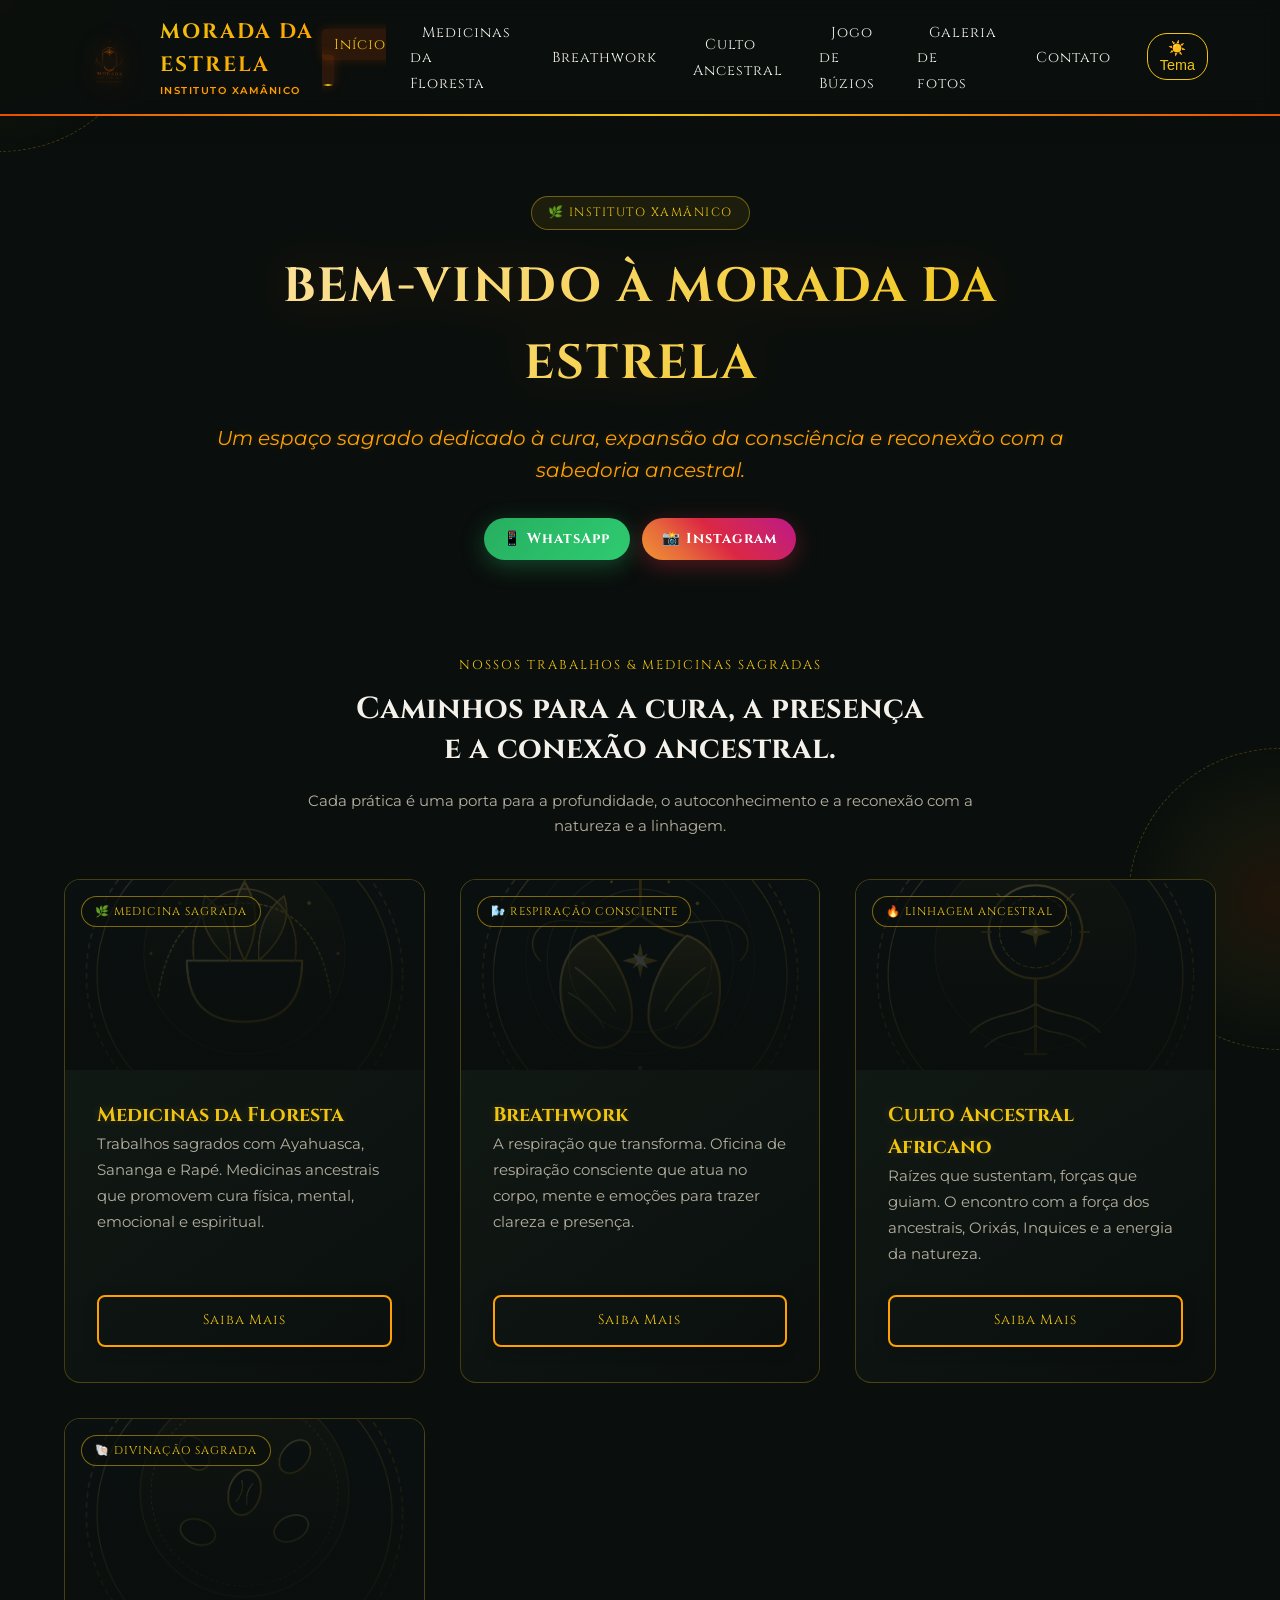
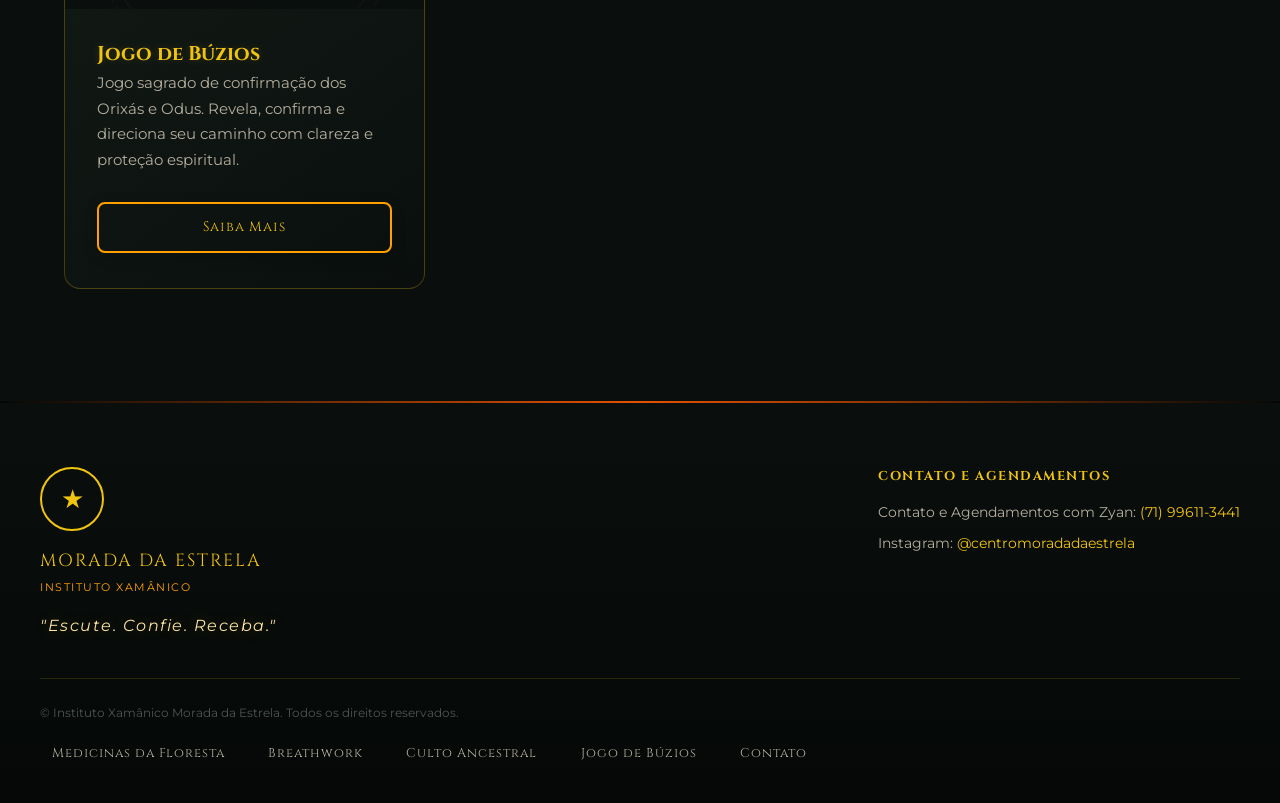
<file: index.html>
<!DOCTYPE html>
<html lang="pt-BR">

<head>
    <meta charset="UTF-8">
    <meta name="viewport" content="width=device-width, initial-scale=1.0">
    <title>Instituto Xamânico Morada da Estrela</title>
    <link
        href="https://fonts.googleapis.com/css2?family=Cinzel:wght@400;600;700&family=Montserrat:wght@300;400;500;600&display=swap"
        rel="stylesheet">
    <link rel="stylesheet" href="css/style.css">
    <link rel="shortcut icon" href="assets/icones/sol.png" type="image/x-icon">
</head>

<body>

    <header>
        <div class="nav-container">
            <div class="logo-container">
                <a href="index.html" class="logo-link">
                    <img src="assets/imagens/logo.png" alt="Logo Morada da Estrela" class="header-logo">
                    <div class="logo-text">
                        <span class="logo-title">MORADA DA ESTRELA</span>
                        <span class="logo-subtitle">Instituto Xamânico</span>
                    </div>
                </a>
            </div>

            <button class="menu-toggle" aria-label="Abrir Menu">
                <span></span>
                <span></span>
                <span></span>
            </button>

            <nav>
                <ul>
                    <!-- CORRIGIDO: Como estamos na raiz, o Início aponta para ele mesmo sem '../' -->
                    <li><a href="index.html" class="active">Início</a></li>
                    <li><a href="paginas/medicinas-da-floresta.html">Medicinas da Floresta</a></li>
                    <li><a href="paginas/breathwork.html">Breathwork</a></li>
                    <li><a href="paginas/culto-ancestral.html">Culto Ancestral</a></li>
                    <li><a href="paginas/jogo-de-buzios.html">Jogo de Búzios</a></li>
                    <li><a href="paginas/galeria.html">Galeria de fotos</a></li>
                    <li><a href="paginas/contato.html">Contato</a></li>
                    <!-- Botão de Alternância de Tema -->
                    <li><button id="theme-toggle" aria-label="Alternar Tema">☀️ Tema</button></li>
                </ul>
            </nav>
        </div>
    </header>

    <main>
        <section class="hero">
            <span class="hero-badge">🌿 Instituto Xamânico</span>
            <h1>BEM-VINDO À MORADA DA ESTRELA</h1>
            <p class="tagline">Um espaço sagrado dedicado à cura, expansão da consciência e reconexão com a sabedoria
                ancestral.</p>

            <div style="margin-top: 1.5rem; display: flex; gap: 0.8rem; justify-content: center; flex-wrap: wrap;">
                <a href="https://wa.me/5571996113441" target="_blank" class="btn btn-whatsapp"
                    style="padding: 0.6rem 1.2rem; font-size: 0.9rem;">
                    📱 WhatsApp
                </a>
                <a href="https://www.instagram.com/centromoradadaestrela" target="_blank" class="btn btn-instagram"
                    style="padding: 0.6rem 1.2rem; font-size: 0.9rem;">
                    📸 Instagram
                </a>
            </div>
        </section>

        <section class="container">
            <div class="section-heading">
                <span class="section-label">Nossos Trabalhos & Medicinas Sagradas</span>
                <h2>Caminhos para a cura, a presença<br>e a conexão ancestral.</h2>
                <p class="section-subtitle">Cada prática é uma porta para a profundidade, o autoconhecimento e a
                    reconexão com a natureza e a linhagem.</p>
            </div>

            <div class="grid">
                <div class="card">
                    <div class="card-media card-media-ayahuasca">
                        <span class="card-tag">🌿 Medicina Sagrada</span>
                    </div>
                    <div class="card-body">
                        <div>
                            <h3>Medicinas da Floresta</h3>
                            <p>Trabalhos sagrados com Ayahuasca, Sananga e Rapé. Medicinas
                                ancestrais que promovem cura física, mental, emocional e espiritual.</p>
                        </div>
                        <a href="paginas/medicinas-da-floresta.html" class="btn">Saiba Mais</a>
                    </div>
                </div>

                <div class="card">
                    <div class="card-media card-media-breathwork">
                        <span class="card-tag">🌬️ Respiração Consciente</span>
                    </div>
                    <div class="card-body">
                        <div>
                            <h3>Breathwork</h3>
                            <p>A respiração que transforma. Oficina de respiração consciente que
                                atua no corpo, mente e emoções para trazer clareza e presença.</p>
                        </div>
                        <a href="paginas/breathwork.html" class="btn">Saiba Mais</a>
                    </div>
                </div>

                <div class="card">
                    <div class="card-media card-media-culto">
                        <span class="card-tag">🔥 Linhagem Ancestral</span>
                    </div>
                    <div class="card-body">
                        <div>
                            <h3>Culto Ancestral Africano</h3>
                            <p>Raízes que sustentam, forças que guiam. O encontro com a força dos
                                ancestrais, Orixás, Inquices e a energia da natureza.</p>
                        </div>
                        <a href="paginas/culto-ancestral.html" class="btn">Saiba Mais</a>
                    </div>
                </div>

                <div class="card">
                    <div class="card-media card-media-buzios">
                        <span class="card-tag">🐚 Divinação Sagrada</span>
                    </div>
                    <div class="card-body">
                        <div>
                            <h3>Jogo de Búzios</h3>
                            <p>Jogo sagrado de confirmação dos Orixás e Odus. Revela, confirma e
                                direciona seu caminho com clareza e proteção espiritual.</p>
                        </div>
                        <a href="paginas/jogo-de-buzios.html" class="btn">Saiba Mais</a>
                    </div>
                </div>
            </div>
        </section>
    </main>

    <footer>
        <div class="footer-container">
            <div class="footer-brand">
                <div class="footer-emblem">★</div>
                <p class="footer-title">MORADA DA ESTRELA</p>
                <p class="footer-subtitle">Instituto Xamânico</p>
                <p class="footer-quote">"Escute. Confie. Receba."</p>
            </div>

            <div class="footer-contact">
                <h4>Contato e Agendamentos</h4>
                <p>
                    Contato e Agendamentos com Zyan:
                    <a href="https://wa.me/5571996113441" target="_blank">(71) 99611-3441</a>
                </p>
                <p>
                    Instagram:
                    <a href="https://www.instagram.com/centromoradadaestrela" target="_blank">@centromoradadaestrela</a>
                </p>
            </div>
        </div>

        <div class="footer-bottom">
            <p class="footer-copy">&copy; Instituto Xamânico Morada da Estrela. Todos os direitos reservados.</p>
            <nav class="footer-links">
                <a href="paginas/medicinas-da-floresta.html">Medicinas da Floresta</a>
                <a href="paginas/breathwork.html">Breathwork</a>
                <a href="paginas/culto-ancestral.html">Culto Ancestral</a>
                <a href="paginas/jogo-de-buzios.html">Jogo de Búzios</a>
                <a href="paginas/contato.html">Contato</a>
            </nav>
        </div>
    </footer>

    <script src="js/main.js"></script>
</body>

</html>
</file>
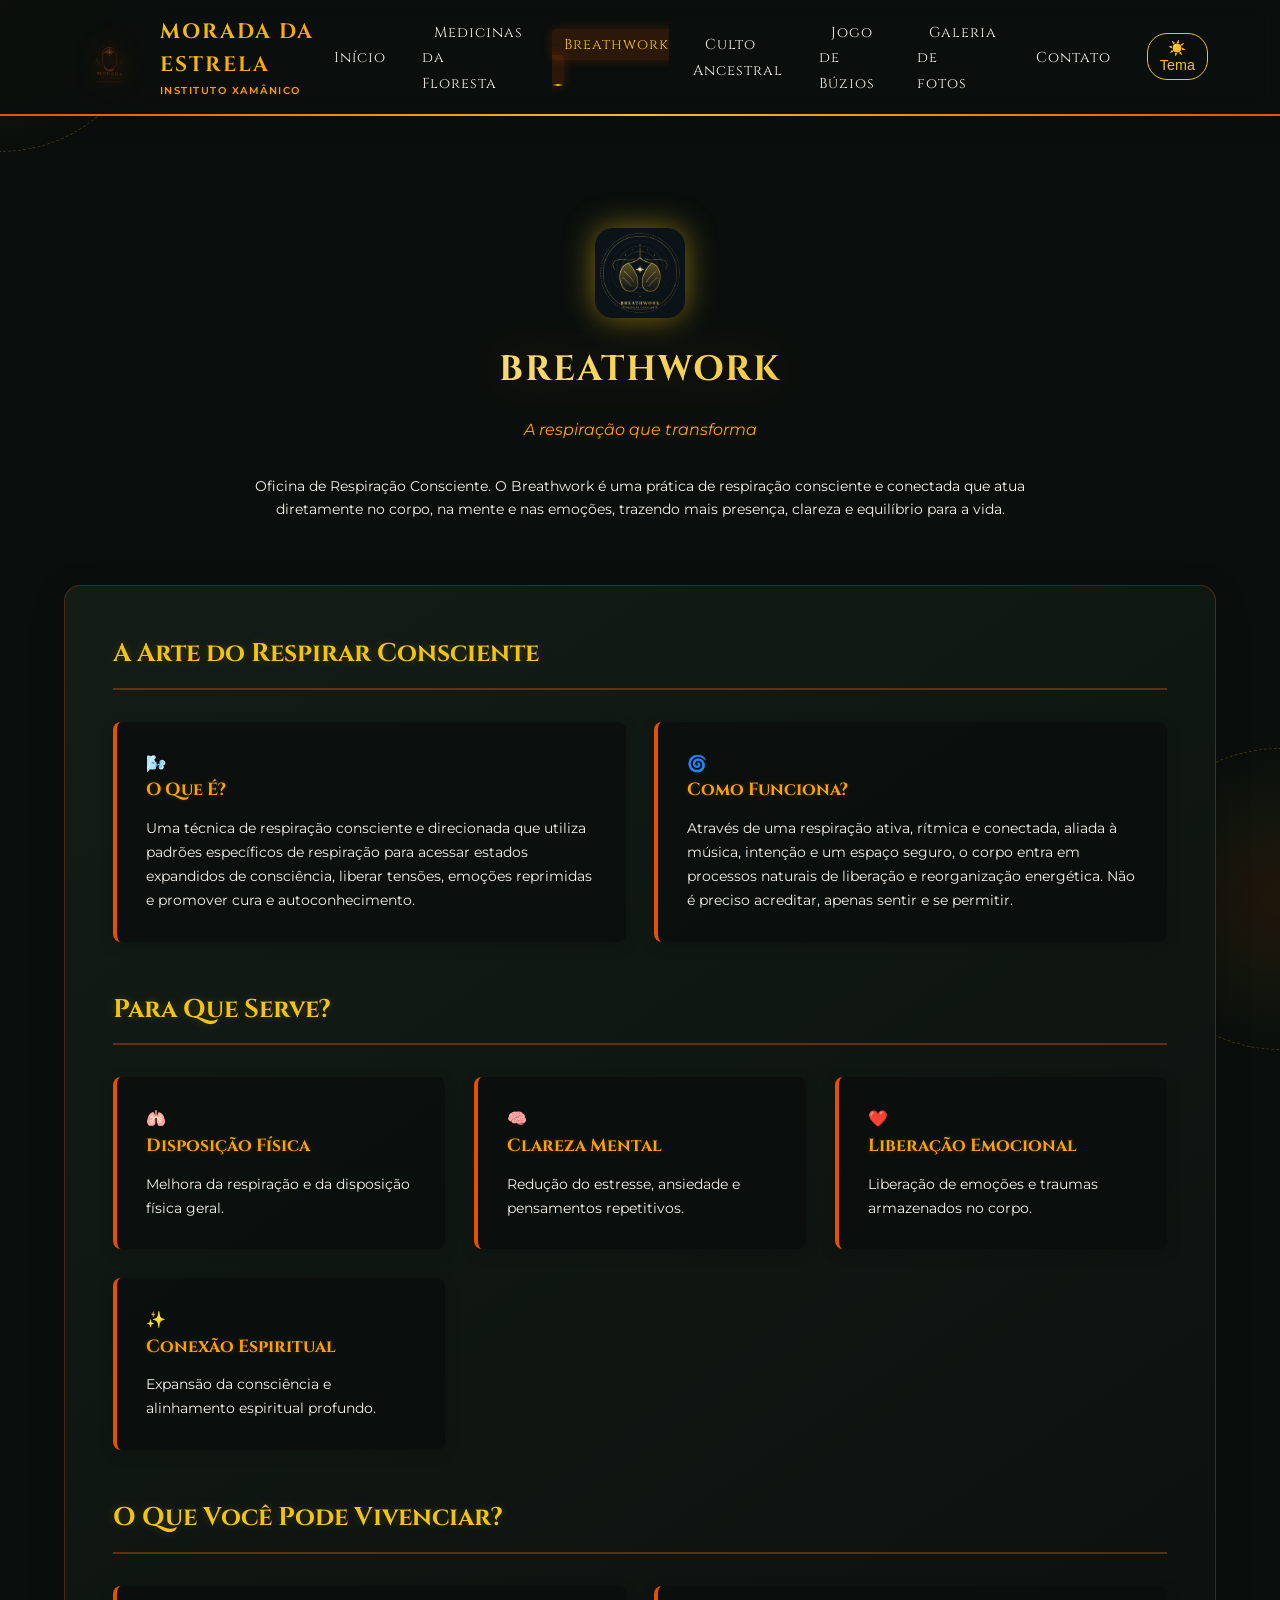
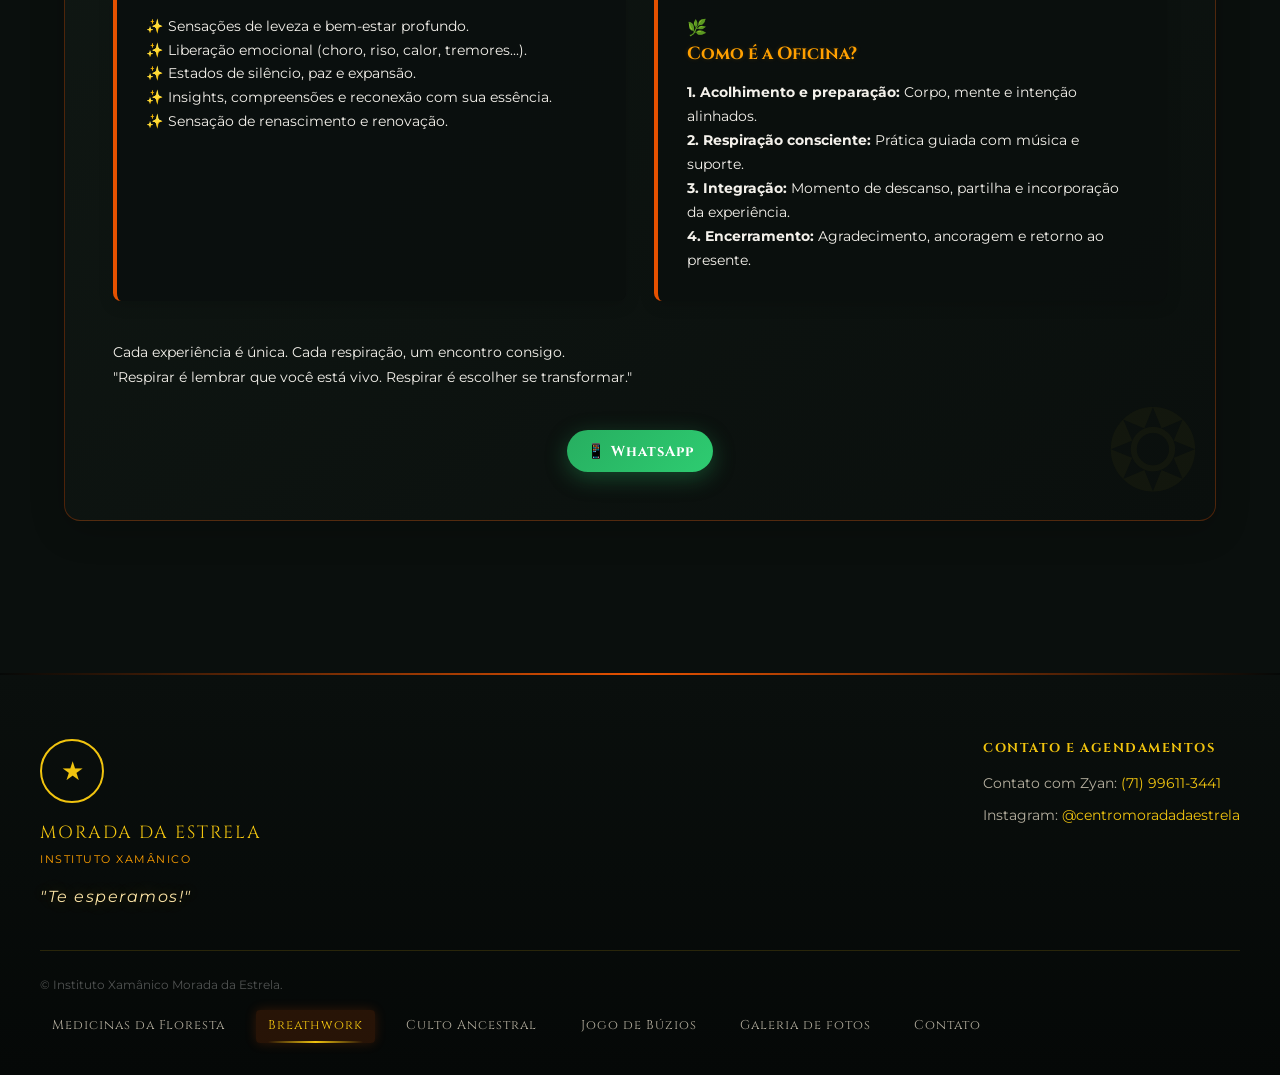
<file: paginas/breathwork.html>
<!DOCTYPE html>
<html lang="pt-BR">

<head>
    <meta charset="UTF-8">
    <meta name="viewport" content="width=device-width, initial-scale=1.0">
    <title>Breathwork - Instituto Xamânico Morada da Estrela</title>
    <link
        href="https://fonts.googleapis.com/css2?family=Cinzel:wght@400;600;700&family=Montserrat:wght@300;400;500;600&display=swap"
        rel="stylesheet">
    <link rel="stylesheet" href="../css/style.css">
    <link rel="shortcut icon" href="../assets/icones/sol.png" type="image/x-icon">
</head>

<body>

    <header>
        <div class="nav-container">
            <div class="logo-container">
                <a href="../index.html" class="logo-link">
                    <img src="../assets/imagens/logo.png" alt="Logo Morada da Estrela" class="header-logo">
                    <div class="logo-text">
                        <span class="logo-title">MORADA DA ESTRELA</span>
                        <span class="logo-subtitle">Instituto Xamânico</span>
                    </div>
                </a>
            </div>

            <button class="menu-toggle" aria-label="Abrir Menu">
                <span></span>
                <span></span>
                <span></span>
            </button>

            <nav>
                <ul>
                    <li><a href="../index.html">Início</a></li>
                    <li><a href="medicinas-da-floresta.html">Medicinas da Floresta</a></li>
                    <li><a href="breathwork.html" class="active">Breathwork</a></li>
                    <li><a href="culto-ancestral.html">Culto Ancestral</a></li>
                    <li><a href="jogo-de-buzios.html">Jogo de Búzios</a></li>
                    <li><a href="galeria.html">Galeria de fotos</a></li>
                    <li><a href="contato.html">Contato</a></li>
                    <!-- Botão de Alternância de Tema -->
                    <li><button id="theme-toggle" aria-label="Alternar Tema">☀️ Tema</button></li>
                </ul>
            </nav>
        </div>
    </header>

    <main class="container">
        <!-- Hero Section -->
        <section class="hero">
            <div class="hero-emblem">
                <img src="../assets/icones/breathwork.png" alt="Breathwork" class="hero-emblem-img">
            </div>
            <h1 style="font-size: 2.2rem;">BREATHWORK</h1>
            <p class="tagline" style="font-size: 1rem;">A respiração que transforma</p>
            <p class="hero-description" style="font-size: 0.9rem;">
                Oficina de Respiração Consciente. O Breathwork é uma prática de respiração consciente e conectada que
                atua diretamente no corpo, na mente e nas emoções, trazendo mais presença, clareza e equilíbrio para a
                vida.
            </p>
        </section>

        <!-- Seção Principal de Conteúdo -->
        <section class="content-section">
            <h2 style="font-size: 1.6rem;">A Arte do Respirar Consciente</h2>

            <div class="info-grid">
                <div class="info-box">
                    <div class="info-box-header">
                        <span class="info-icon">🌬️</span>
                        <h3 style="font-size: 1.1rem;">O Que É?</h3>
                    </div>
                    <p style="font-size: 0.88rem;">Uma técnica de respiração consciente e direcionada que utiliza
                        padrões específicos de respiração para acessar estados expandidos de consciência, liberar
                        tensões, emoções reprimidas e promover cura e autoconhecimento.</p>
                </div>

                <div class="info-box">
                    <div class="info-box-header">
                        <span class="info-icon">🌀</span>
                        <h3 style="font-size: 1.1rem;">Como Funciona?</h3>
                    </div>
                    <p style="font-size: 0.88rem;">Através de uma respiração ativa, rítmica e conectada, aliada à
                        música, intenção e um espaço seguro, o corpo entra em processos naturais de liberação e
                        reorganização energética. Não é preciso acreditar, apenas sentir e se permitir.</p>
                </div>
            </div>

            <h2 style="margin-top: 3rem; font-size: 1.6rem;">Para Que Serve?</h2>
            <div class="info-grid">
                <div class="info-box">
                    <div class="info-box-header">
                        <span class="info-icon">🫁</span>
                        <h3 style="font-size: 1.1rem;">Disposição Física</h3>
                    </div>
                    <p style="font-size: 0.88rem;">Melhora da respiração e da disposição física geral.</p>
                </div>

                <div class="info-box">
                    <div class="info-box-header">
                        <span class="info-icon">🧠</span>
                        <h3 style="font-size: 1.1rem;">Clareza Mental</h3>
                    </div>
                    <p style="font-size: 0.88rem;">Redução do estresse, ansiedade e pensamentos repetitivos.</p>
                </div>

                <div class="info-box">
                    <div class="info-box-header">
                        <span class="info-icon">❤️</span>
                        <h3 style="font-size: 1.1rem;">Liberação Emocional</h3>
                    </div>
                    <p style="font-size: 0.88rem;">Liberação de emoções e traumas armazenados no corpo.</p>
                </div>

                <div class="info-box">
                    <div class="info-box-header">
                        <span class="info-icon">✨</span>
                        <h3 style="font-size: 1.1rem;">Conexão Espiritual</h3>
                    </div>
                    <p style="font-size: 0.88rem;">Expansão da consciência e alinhamento espiritual profundo.</p>
                </div>
            </div>

            <h2 style="margin-top: 3rem; font-size: 1.6rem;">O Que Você Pode Vivenciar?</h2>
            <div class="info-grid">
                <div class="info-box">
                    <p style="font-size: 0.88rem;">✨ Sensações de leveza e bem-estar profundo.<br>
                        ✨ Liberação emocional (choro, riso, calor, tremores...).<br>
                        ✨ Estados de silêncio, paz e expansão.<br>
                        ✨ Insights, compreensões e reconexão com sua essência.<br>
                        ✨ Sensação de renascimento e renovação.</p>
                </div>
                <div class="info-box">
                    <div class="info-box-header">
                        <span class="info-icon">🌿</span>
                        <h3 style="font-size: 1.1rem;">Como é a Oficina?</h3>
                    </div>
                    <p style="font-size: 0.88rem;">
                        <strong>1. Acolhimento e preparação:</strong> Corpo, mente e intenção alinhados.<br>
                        <strong>2. Respiração consciente:</strong> Prática guiada com música e suporte.<br>
                        <strong>3. Integração:</strong> Momento de descanso, partilha e incorporação da experiência.<br>
                        <strong>4. Encerramento:</strong> Agradecimento, ancoragem e retorno ao presente.
                    </p>
                </div>
            </div>

            <!-- Box de Destaque -->
            <div class="spiritual-quote-box" style="margin-top: 2.5rem;">
                <p style="font-size: 0.9rem;">Cada experiência é única. Cada respiração, um encontro consigo.</p>
                <span class="quote-highlight" style="font-size: 0.9rem;">"Respirar é lembrar que você está vivo.
                    Respirar é escolher se transformar."</span>
            </div>

            <div style="text-align: center; margin-top: 2.5rem;">
                <a href="https://wa.me/5571996113441" target="_blank" class="btn btn-whatsapp"
                    style="padding: 0.6rem 1.2rem; font-size: 0.9rem;">
                    📱 WhatsApp
                </a>
            </div>
        </section>
    </main>

    <footer>
        <div class="footer-container">
            <div class="footer-brand">
                <div class="footer-emblem">★</div>
                <p class="footer-title">MORADA DA ESTRELA</p>
                <p class="footer-subtitle">Instituto Xamânico</p>
                <p class="footer-quote">"Te esperamos!"</p>
            </div>

            <div class="footer-contact">
                <h4>Contato e Agendamentos</h4>
                <p>
                    Contato com Zyan:
                    <a href="https://wa.me/5571996113441" target="_blank">(71) 99611-3441</a>
                </p>
                <p>
                    Instagram:
                    <a href="https://www.instagram.com/centromoradadaestrela" target="_blank">@centromoradadaestrela</a>
                </p>
            </div>
        </div>

        <div class="footer-bottom">
            <p class="footer-copy">&copy; Instituto Xamânico Morada da Estrela.</p>
            <nav class="footer-links">
                <a href="medicinas-da-floresta.html">Medicinas da Floresta</a>
                <a href="breathwork.html">Breathwork</a>
                <a href="culto-ancestral.html">Culto Ancestral</a>
                <a href="jogo-de-buzios.html">Jogo de Búzios</a>
                <a href="galeria.html">Galeria de fotos</a>
                <a href="contato.html">Contato</a>
            </nav>
        </div>
    </footer>

    <script src="../js/main.js"></script>
</body>

</html>
</file>
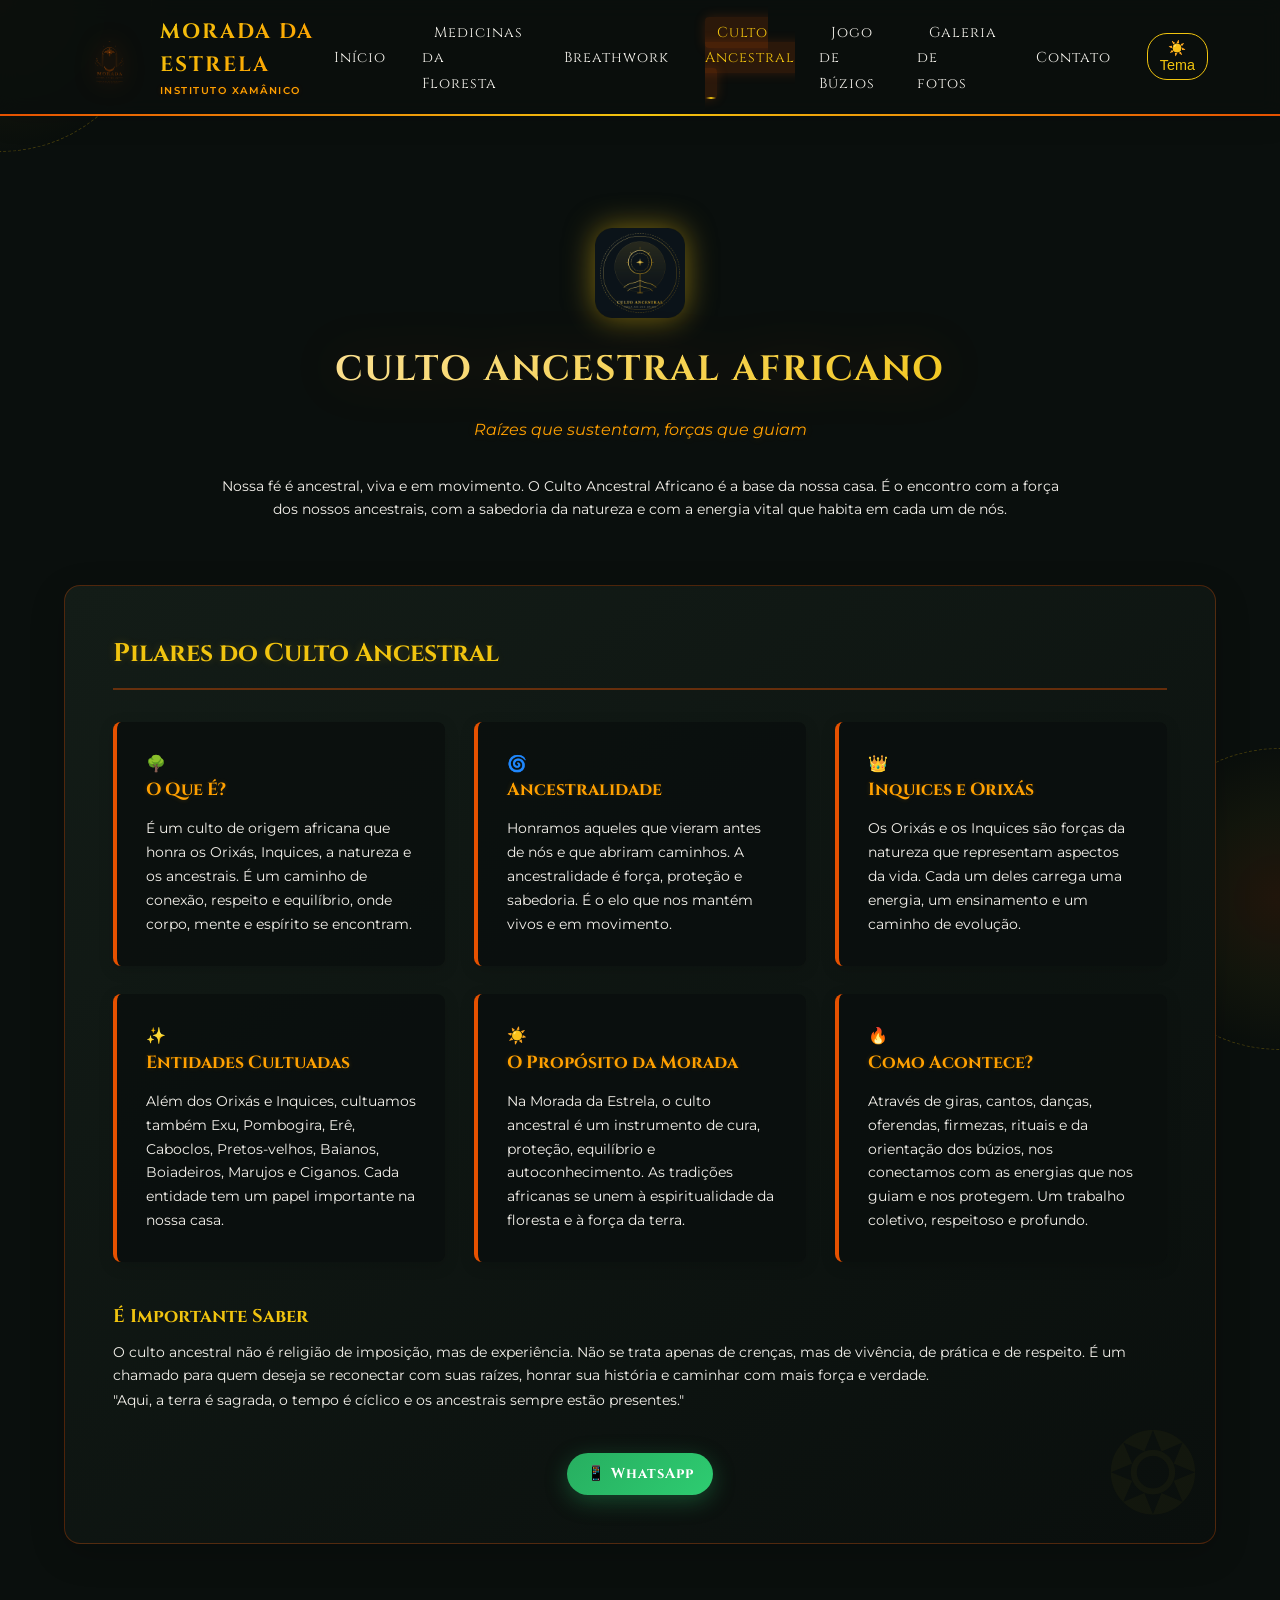
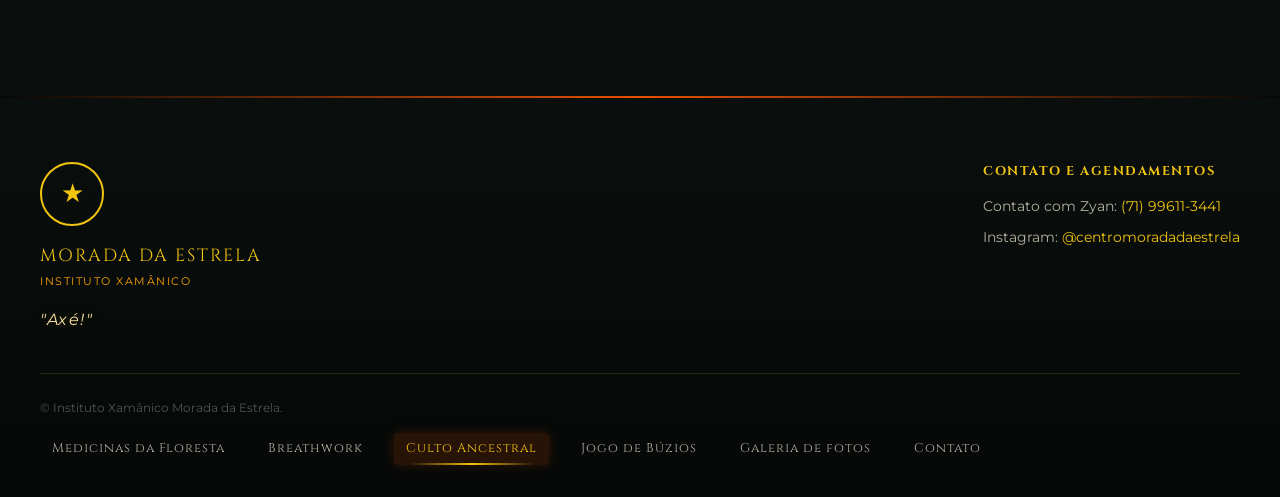
<file: paginas/culto-ancestral.html>
<!DOCTYPE html>
<html lang="pt-BR">

<head>
    <meta charset="UTF-8">
    <meta name="viewport" content="width=device-width, initial-scale=1.0">
    <title>Culto Ancestral Africano - Instituto Xamânico Morada da Estrela</title>
    <link
        href="https://fonts.googleapis.com/css2?family=Cinzel:wght@400;600;700&family=Montserrat:wght@300;400;500;600&display=swap"
        rel="stylesheet">
    <link rel="stylesheet" href="../css/style.css">
    <link rel="shortcut icon" href="../assets/icones/sol.png" type="image/x-icon">
</head>

<body>

    <header>
        <div class="nav-container">
            <div class="logo-container">
                <a href="../index.html" class="logo-link">
                    <img src="../assets/imagens/logo.png" alt="Logo Morada da Estrela" class="header-logo">
                    <div class="logo-text">
                        <span class="logo-title">MORADA DA ESTRELA</span>
                        <span class="logo-subtitle">Instituto Xamânico</span>
                    </div>
                </a>
            </div>

            <button class="menu-toggle" aria-label="Abrir Menu">
                <span></span>
                <span></span>
                <span></span>
            </button>

            <nav>
                <ul>
                    <li><a href="../index.html">Início</a></li>
                    <li><a href="medicinas-da-floresta.html">Medicinas da Floresta</a></li>
                    <li><a href="breathwork.html">Breathwork</a></li>
                    <li><a href="culto-ancestral.html" class="active">Culto Ancestral</a></li>
                    <li><a href="jogo-de-buzios.html">Jogo de Búzios</a></li>
                    <li><a href="galeria.html">Galeria de fotos</a></li>
                    <li><a href="contato.html">Contato</a></li>
                    <!-- Botão de Alternância de Tema -->
                    <li><button id="theme-toggle" aria-label="Alternar Tema">☀️ Tema</button></li>
                </ul>
            </nav>
        </div>
    </header>

    <main class="container">
        <!-- Hero Section -->
        <section class="hero">
            <div class="hero-emblem">
                <img src="../assets/icones/culto.png" alt="Culto Ancestral Africano" class="hero-emblem-img">
            </div>
            <h1 style="font-size: 2.2rem;">CULTO ANCESTRAL AFRICANO</h1>
            <p class="tagline" style="font-size: 1rem;">Raízes que sustentam, forças que guiam</p>
            <p class="hero-description" style="font-size: 0.9rem;">
                Nossa fé é ancestral, viva e em movimento. O Culto Ancestral Africano é a base da nossa casa. É o
                encontro com a força dos nossos ancestrais, com a sabedoria da natureza e com a energia vital que habita
                em cada um de nós.
            </p>
        </section>

        <!-- Seção Principal de Conteúdo (Grid do Flyer Oficial) -->
        <section class="content-section">
            <h2 style="font-size: 1.6rem;">Pilares do Culto Ancestral</h2>

            <div class="info-grid">
                <div class="info-box">
                    <div class="info-box-header">
                        <span class="info-icon">🌳</span>
                        <h3 style="font-size: 1.1rem;">O Que É?</h3>
                    </div>
                    <p style="font-size: 0.88rem;">É um culto de origem africana que honra os Orixás, Inquices, a
                        natureza e os ancestrais. É um caminho de conexão, respeito e equilíbrio, onde corpo, mente e
                        espírito se encontram.</p>
                </div>

                <div class="info-box">
                    <div class="info-box-header">
                        <span class="info-icon">🌀</span>
                        <h3 style="font-size: 1.1rem;">Ancestralidade</h3>
                    </div>
                    <p style="font-size: 0.88rem;">Honramos aqueles que vieram antes de nós e que abriram caminhos. A
                        ancestralidade é força, proteção e sabedoria. É o elo que nos mantém vivos e em movimento.</p>
                </div>

                <div class="info-box">
                    <div class="info-box-header">
                        <span class="info-icon">👑</span>
                        <h3 style="font-size: 1.1rem;">Inquices e Orixás</h3>
                    </div>
                    <p style="font-size: 0.88rem;">Os Orixás e os Inquices são forças da natureza que representam
                        aspectos da vida. Cada um deles carrega uma energia, um ensinamento e um caminho de evolução.
                    </p>
                </div>

                <div class="info-box">
                    <div class="info-box-header">
                        <span class="info-icon">✨</span>
                        <h3 style="font-size: 1.1rem;">Entidades Cultuadas</h3>
                    </div>
                    <p style="font-size: 0.88rem;">Além dos Orixás e Inquices, cultuamos também Exu, Pombogira, Erê,
                        Caboclos, Pretos-velhos, Baianos, Boiadeiros, Marujos e Ciganos. Cada entidade tem um papel
                        importante na nossa casa.</p>
                </div>

                <div class="info-box">
                    <div class="info-box-header">
                        <span class="info-icon">☀️</span>
                        <h3 style="font-size: 1.1rem;">O Propósito da Morada</h3>
                    </div>
                    <p style="font-size: 0.88rem;">Na Morada da Estrela, o culto ancestral é um instrumento de cura,
                        proteção, equilíbrio e autoconhecimento. As tradições africanas se unem à espiritualidade da
                        floresta e à força da terra.</p>
                </div>

                <div class="info-box">
                    <div class="info-box-header">
                        <span class="info-icon">🔥</span>
                        <h3 style="font-size: 1.1rem;">Como Acontece?</h3>
                    </div>
                    <p style="font-size: 0.88rem;">Através de giras, cantos, danças, oferendas, firmezas, rituais e da
                        orientação dos búzios, nos conectamos com as energias que nos guiam e nos protegem. Um trabalho
                        coletivo, respeitoso e profundo.</p>
                </div>
            </div>

            <!-- Box de Destaque ÉTICO/IMPORTANTE -->
            <div class="spiritual-quote-box" style="margin-top: 2.5rem;">
                <h3
                    style="font-family: var(--font-heading); color: var(--color-gold); margin-bottom: 0.6rem; font-size: 1.15rem;">
                    É Importante Saber</h3>
                <p style="font-size: 0.9rem;">O culto ancestral não é religião de imposição, mas de experiência. Não se
                    trata apenas de crenças, mas de vivência, de prática e de respeito. É um chamado para quem deseja se
                    reconectar com suas raízes, honrar sua história e caminhar com mais força e verdade.</p>
                <span class="quote-highlight" style="margin-top: 0.8rem; font-size: 0.9rem;">"Aqui, a terra é sagrada, o
                    tempo é cíclico e os ancestrais sempre estão presentes."</span>
            </div>

            <div style="text-align: center; margin-top: 2.5rem;">
                <a href="https://wa.me/5571996113441" target="_blank" class="btn btn-whatsapp"
                    style="padding: 0.6rem 1.2rem; font-size: 0.9rem;">
                    📱 WhatsApp
                </a>
            </div>
        </section>
    </main>

    <footer>
        <div class="footer-container">
            <div class="footer-brand">
                <div class="footer-emblem">★</div>
                <p class="footer-title">MORADA DA ESTRELA</p>
                <p class="footer-subtitle">Instituto Xamânico</p>
                <p class="footer-quote">"Axé!"</p>
            </div>

            <div class="footer-contact">
                <h4>Contato e Agendamentos</h4>
                <p>
                    Contato com Zyan:
                    <a href="https://wa.me/5571996113441" target="_blank">(71) 99611-3441</a>
                </p>
                <p>
                    Instagram:
                    <a href="https://www.instagram.com/centromoradadaestrela" target="_blank">@centromoradadaestrela</a>
                </p>
            </div>
        </div>

        <div class="footer-bottom">
            <p class="footer-copy">&copy; Instituto Xamânico Morada da Estrela.</p>
            <nav class="footer-links">
                <a href="medicinas-da-floresta.html">Medicinas da Floresta</a>
                <a href="breathwork.html">Breathwork</a>
                <a href="culto-ancestral.html">Culto Ancestral</a>
                <a href="jogo-de-buzios.html">Jogo de Búzios</a>
                <a href="galeria.html">Galeria de fotos</a>
                <a href="contato.html">Contato</a>
            </nav>
        </div>
    </footer>

    <script src="../js/main.js"></script>
</body>

</html>
</file>
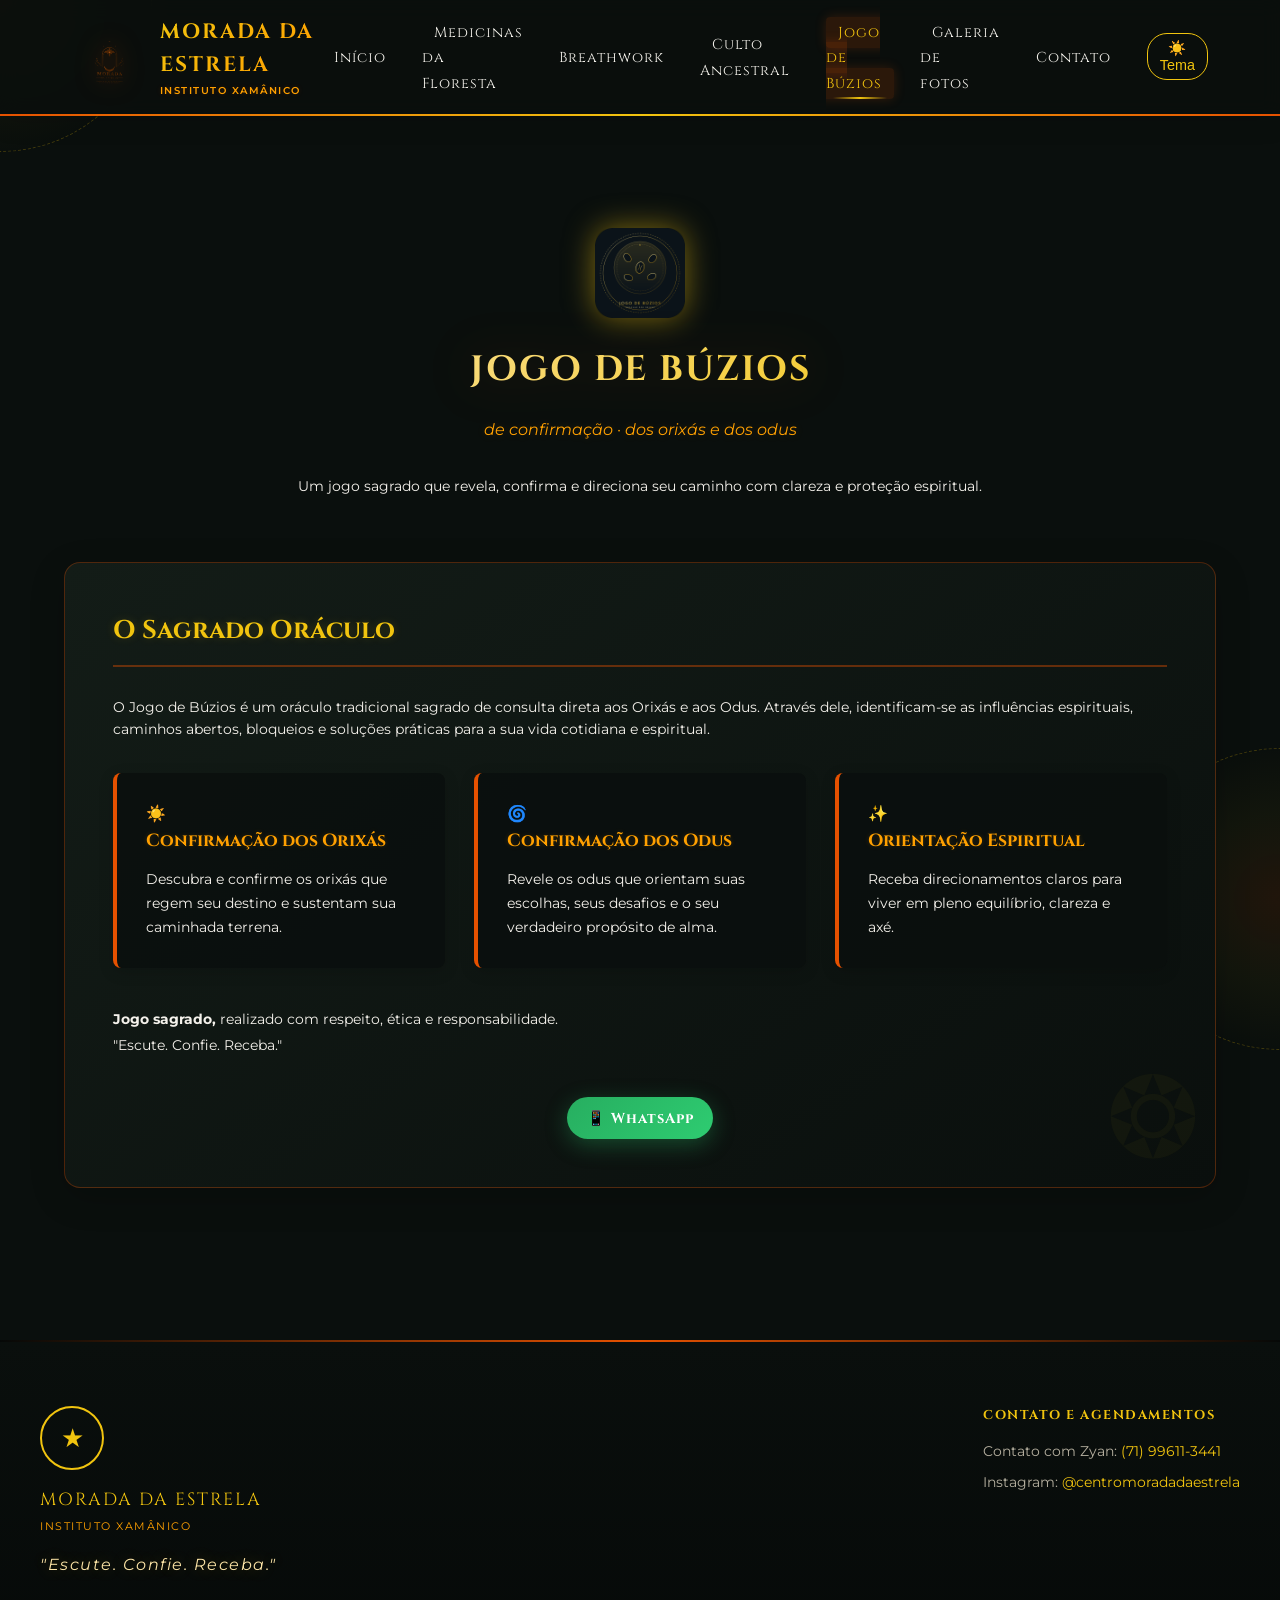
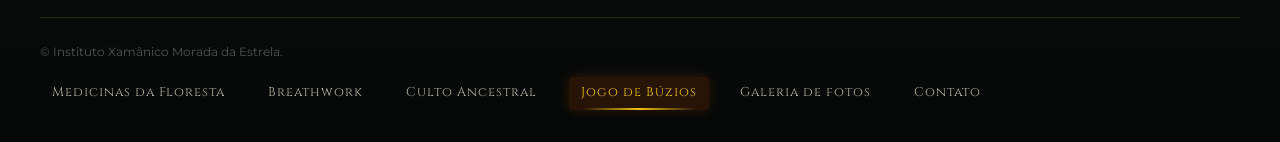
<file: paginas/jogo-de-buzios.html>
<!DOCTYPE html>
<html lang="pt-BR">

<head>
    <meta charset="UTF-8">
    <meta name="viewport" content="width=device-width, initial-scale=1.0">
    <title>Jogo de Búzios - Instituto Xamânico Morada da Estrela</title>
    <link
        href="https://fonts.googleapis.com/css2?family=Cinzel:wght@400;600;700&family=Montserrat:wght@300;400;500;600&display=swap"
        rel="stylesheet">
    <link rel="stylesheet" href="../css/style.css">
    <link rel="shortcut icon" href="../assets/icones/sol.png" type="image/x-icon">
</head>

<body>

    <header>
        <div class="nav-container">
            <div class="logo-container">
                <a href="../index.html" class="logo-link">
                    <img src="../assets/imagens/logo.png" alt="Logo Morada da Estrela" class="header-logo">
                    <div class="logo-text">
                        <span class="logo-title">MORADA DA ESTRELA</span>
                        <span class="logo-subtitle">Instituto Xamânico</span>
                    </div>
                </a>
            </div>

            <button class="menu-toggle" aria-label="Abrir Menu">
                <span></span>
                <span></span>
                <span></span>
            </button>

            <nav>
                <ul>
                    <li><a href="../index.html">Início</a></li>
                    <li><a href="medicinas-da-floresta.html">Medicinas da Floresta</a></li>
                    <li><a href="breathwork.html">Breathwork</a></li>
                    <li><a href="culto-ancestral.html">Culto Ancestral</a></li>
                    <li><a href="jogo-de-buzios.html" class="active">Jogo de Búzios</a></li>
                    <li><a href="galeria.html">Galeria de fotos</a></li>
                    <li><a href="contato.html">Contato</a></li>
                    <!-- Botão de Alternância de Tema -->
                    <li><button id="theme-toggle" aria-label="Alternar Tema">☀️ Tema</button></li>
                </ul>
            </nav>
        </div>
    </header>

    <main class="container">
        <section class="hero">
            <div class="hero-emblem">
                <img src="../assets/icones/buzios.png" alt="Jogo de Búzios" class="hero-emblem-img">
            </div>
            <h1 style="font-size: 2.2rem;">JOGO DE BÚZIOS</h1>
            <p class="tagline" style="font-size: 1rem;">de confirmação · dos orixás e dos odus</p>
            <p class="hero-description" style="font-size: 0.9rem;">
                Um jogo sagrado que revela, confirma e direciona seu caminho com clareza e proteção espiritual.
            </p>
        </section>

        <section class="content-section">
            <h2 style="font-size: 1.6rem;">O Sagrado Oráculo</h2>
            <p style="font-size: 0.88rem;">O Jogo de Búzios é um oráculo tradicional sagrado de consulta direta aos
                Orixás e aos Odus. Através dele, identificam-se as influências espirituais, caminhos abertos, bloqueios
                e soluções práticas para a sua vida cotidiana e espiritual.</p>

            <div class="info-grid">
                <div class="info-box">
                    <div class="info-box-header">
                        <span class="info-icon">☀️</span>
                        <h3 style="font-size: 1.1rem;">Confirmação dos Orixás</h3>
                    </div>
                    <p style="font-size: 0.88rem;">Descubra e confirme os orixás que regem seu destino e sustentam sua
                        caminhada terrena.</p>
                </div>

                <div class="info-box">
                    <div class="info-box-header">
                        <span class="info-icon">🌀</span>
                        <h3 style="font-size: 1.1rem;">Confirmação dos Odus</h3>
                    </div>
                    <p style="font-size: 0.88rem;">Revele os odus que orientam suas escolhas, seus desafios e o seu
                        verdadeiro propósito de alma.</p>
                </div>

                <div class="info-box">
                    <div class="info-box-header">
                        <span class="info-icon">✨</span>
                        <h3 style="font-size: 1.1rem;">Orientação Espiritual</h3>
                    </div>
                    <p style="font-size: 0.88rem;">Receba direcionamentos claros para viver em pleno equilíbrio, clareza
                        e axé.</p>
                </div>
            </div>

            <div class="spiritual-quote-box" style="margin-top: 2.5rem;">
                <p style="font-size: 0.9rem;"><strong>Jogo sagrado,</strong> realizado com respeito, ética e
                    responsabilidade.</p>
                <span class="quote-highlight" style="font-size: 0.9rem;">"Escute. Confie. Receba."</span>
            </div>

            <div style="text-align: center; margin-top: 2.5rem;">
                <a href="https://wa.me/5571996113441" target="_blank" class="btn btn-whatsapp"
                    style="padding: 0.6rem 1.2rem; font-size: 0.9rem;">
                    📱 WhatsApp
                </a>
            </div>
        </section>
    </main>

    <footer>
        <div class="footer-container">
            <div class="footer-brand">
                <div class="footer-emblem">★</div>
                <p class="footer-title">MORADA DA ESTRELA</p>
                <p class="footer-subtitle">Instituto Xamânico</p>
                <p class="footer-quote">"Escute. Confie. Receba."</p>
            </div>

            <div class="footer-contact">
                <h4>Contato e Agendamentos</h4>
                <p>
                    Contato com Zyan:
                    <a href="https://wa.me/5571996113441" target="_blank">(71) 99611-3441</a>
                </p>
                <p>
                    Instagram:
                    <a href="https://www.instagram.com/centromoradadaestrela" target="_blank">@centromoradadaestrela</a>
                </p>
            </div>
        </div>

        <div class="footer-bottom">
            <p class="footer-copy">&copy; Instituto Xamânico Morada da Estrela.</p>
            <nav class="footer-links">
                <a href="medicinas-da-floresta.html">Medicinas da Floresta</a>
                <a href="breathwork.html">Breathwork</a>
                <a href="culto-ancestral.html">Culto Ancestral</a>
                <a href="jogo-de-buzios.html">Jogo de Búzios</a>
                <a href="galeria.html">Galeria de fotos</a>
                <a href="contato.html">Contato</a>
            </nav>
        </div>
    </footer>

    <script src="../js/main.js"></script>
</body>

</html>
</file>
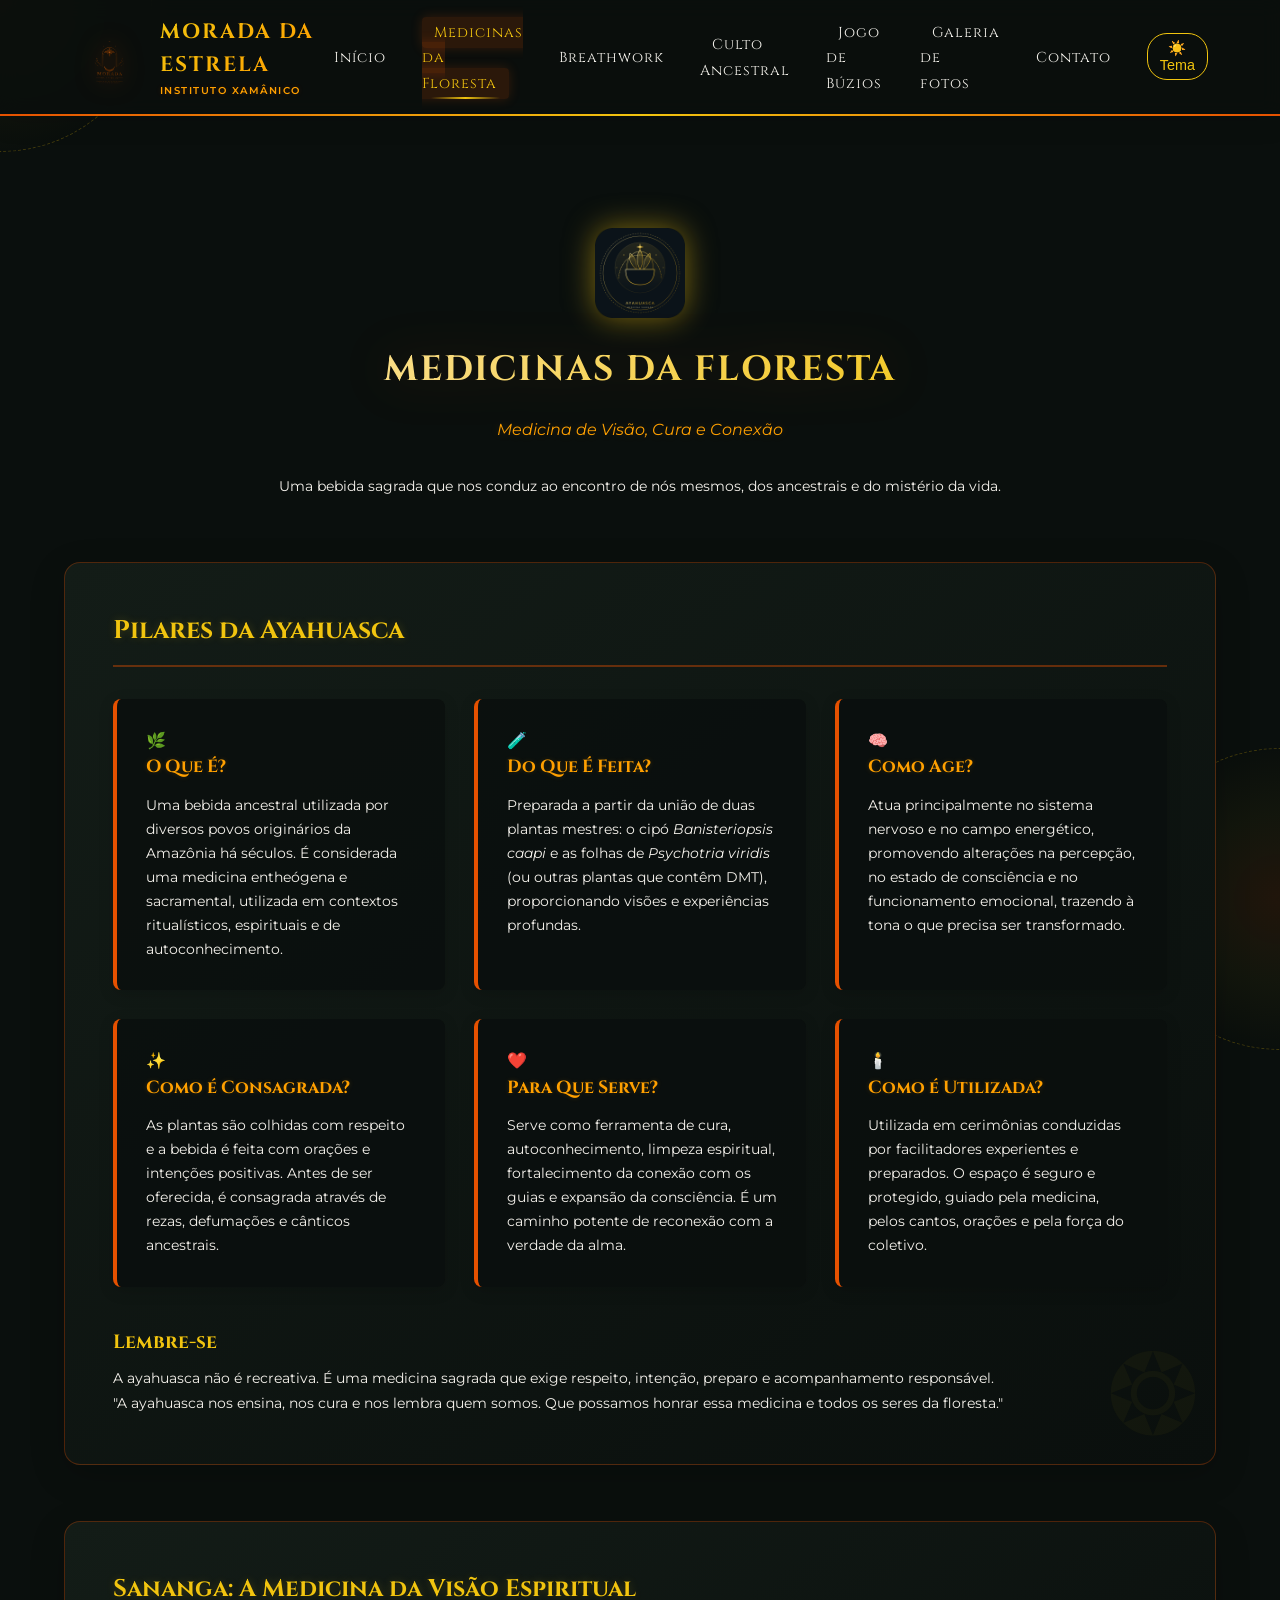
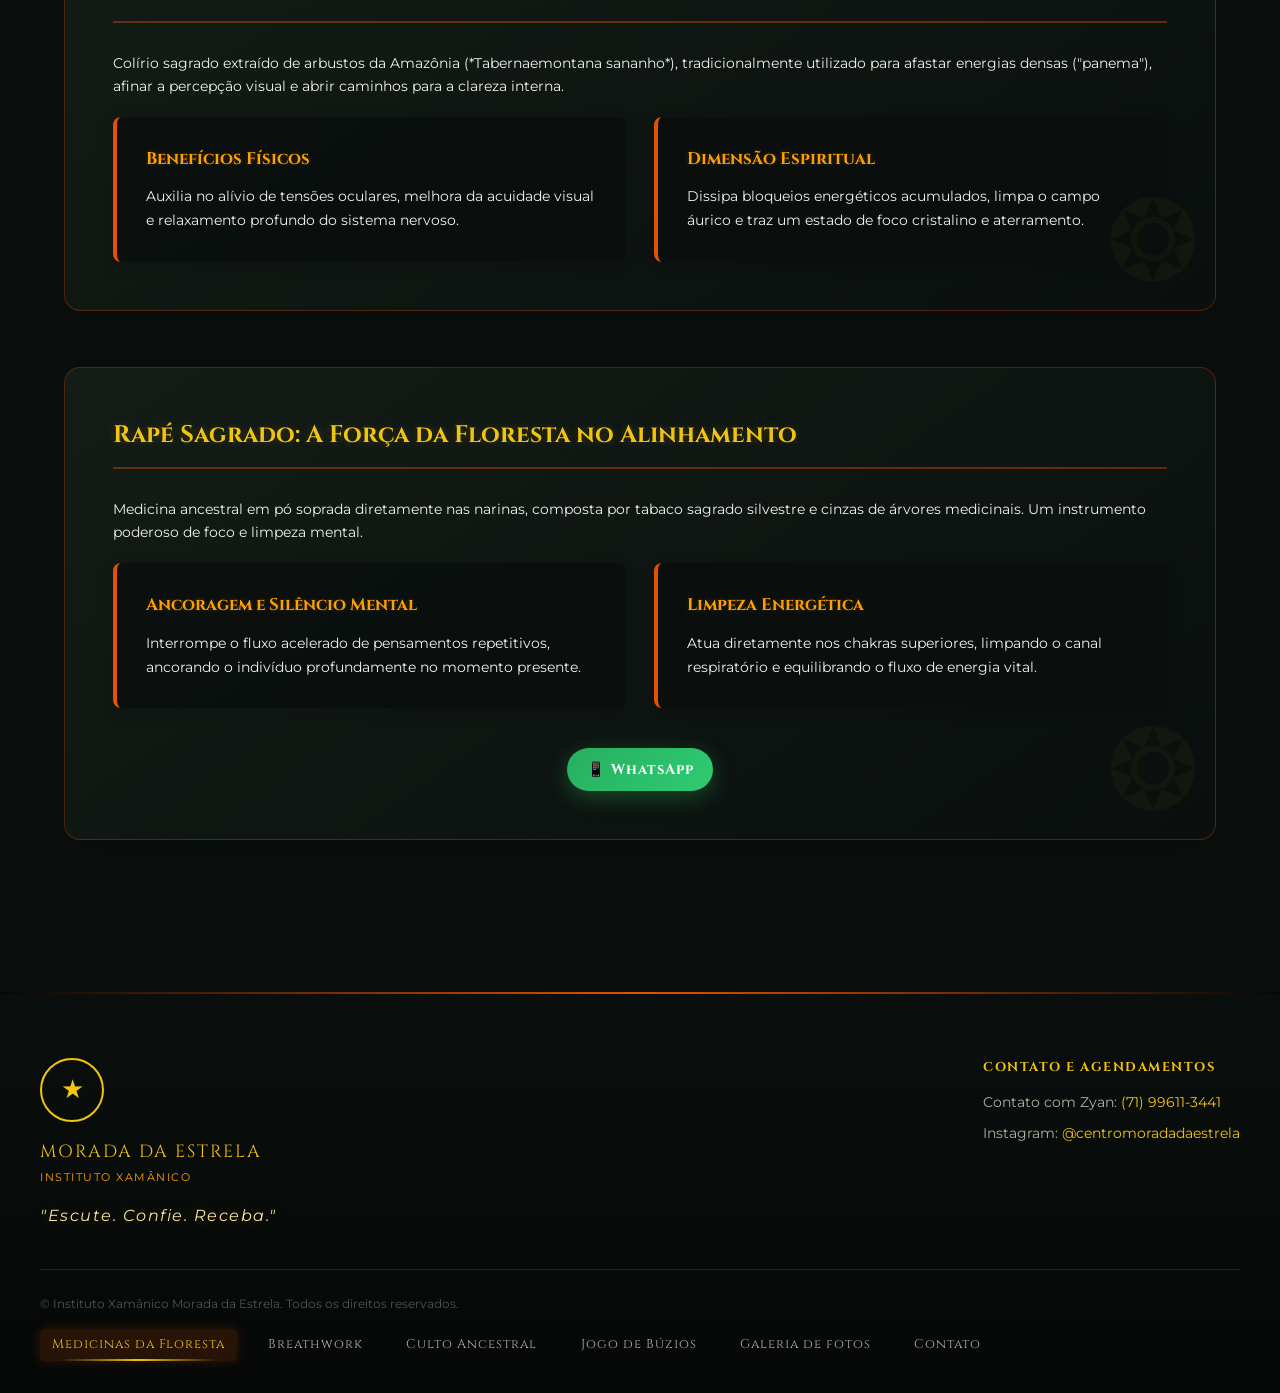
<file: paginas/medicinas-da-floresta.html>
<!DOCTYPE html>
<html lang="pt-BR">

<head>
    <meta charset="UTF-8">
    <meta name="viewport" content="width=device-width, initial-scale=1.0">
    <title>Medicinas da Floresta - Instituto Xamânico Morada da Estrela</title>
    <link
        href="https://fonts.googleapis.com/css2?family=Cinzel:wght@400;600;700&family=Montserrat:wght@300;400;500;600&display=swap"
        rel="stylesheet">
    <link rel="stylesheet" href="../css/style.css">
    <link rel="shortcut icon" href="../assets/icones/sol.png" type="image/x-icon">
</head>

<body>

    <header>
        <div class="nav-container">
            <div class="logo-container">
                <a href="../index.html" class="logo-link">
                    <img src="../assets/imagens/logo.png" alt="Logo Morada da Estrela" class="header-logo">
                    <div class="logo-text">
                        <span class="logo-title">MORADA DA ESTRELA</span>
                        <span class="logo-subtitle">Instituto Xamânico</span>
                    </div>
                </a>
            </div>

            <button class="menu-toggle" aria-label="Abrir Menu">
                <span></span>
                <span></span>
                <span></span>
            </button>

            <nav>
                <ul>
                    <li><a href="../index.html">Início</a></li>
                    <li><a href="medicinas-da-floresta.html" class="active">Medicinas da Floresta</a></li>
                    <li><a href="breathwork.html">Breathwork</a></li>
                    <li><a href="culto-ancestral.html">Culto Ancestral</a></li>
                    <li><a href="jogo-de-buzios.html">Jogo de Búzios</a></li>
                    <li><a href="galeria.html">Galeria de fotos</a></li>
                    <li><a href="contato.html">Contato</a></li>
                    <!-- Botão de Alternância de Tema -->
                    <li><button id="theme-toggle" aria-label="Alternar Tema">☀️ Tema</button></li>
                </ul>
            </nav>
        </div>
    </header>

    <main class="container">
        <!-- Hero Section -->
        <section class="hero">
            <div class="hero-emblem">
                <img src="../assets/icones/ayahuasca.png" alt="Medicinas da Floresta" class="hero-emblem-img">
            </div>
            <h1 style="font-size: 2.2rem;">MEDICINAS DA FLORESTA</h1>
            <p class="tagline" style="font-size: 1rem;">Medicina de Visão, Cura e Conexão</p>
            <p class="hero-description" style="font-size: 0.9rem;">
                Uma bebida sagrada que nos conduz ao encontro de nós mesmos, dos ancestrais e do mistério da vida.
            </p>
        </section>

        <!-- Seção Principal: Ayahuasca (Flyer Oficial) -->
        <section class="content-section">
            <h2 style="font-size: 1.6rem;">Pilares da Ayahuasca</h2>

            <div class="info-grid">
                <div class="info-box">
                    <div class="info-box-header">
                        <span class="info-icon">🌿</span>
                        <h3 style="font-size: 1.1rem;">O Que É?</h3>
                    </div>
                    <p style="font-size: 0.88rem;">Uma bebida ancestral utilizada por diversos povos originários da
                        Amazônia há séculos. É considerada uma medicina entheógena e sacramental, utilizada em contextos
                        ritualísticos, espirituais e de autoconhecimento.</p>
                </div>

                <div class="info-box">
                    <div class="info-box-header">
                        <span class="info-icon">🧪</span>
                        <h3 style="font-size: 1.1rem;">Do Que É Feita?</h3>
                    </div>
                    <p style="font-size: 0.88rem;">Preparada a partir da união de duas plantas mestres: o cipó
                        <em>Banisteriopsis caapi</em> e as folhas de <em>Psychotria viridis</em> (ou outras plantas que
                        contêm DMT), proporcionando visões e experiências profundas.
                    </p>
                </div>

                <div class="info-box">
                    <div class="info-box-header">
                        <span class="info-icon">🧠</span>
                        <h3 style="font-size: 1.1rem;">Como Age?</h3>
                    </div>
                    <p style="font-size: 0.88rem;">Atua principalmente no sistema nervoso e no campo energético,
                        promovendo alterações na percepção, no estado de consciência e no funcionamento emocional,
                        trazendo à tona o que precisa ser transformado.</p>
                </div>

                <div class="info-box">
                    <div class="info-box-header">
                        <span class="info-icon">✨</span>
                        <h3 style="font-size: 1.1rem;">Como é Consagrada?</h3>
                    </div>
                    <p style="font-size: 0.88rem;">As plantas são colhidas com respeito e a bebida é feita com orações e
                        intenções positivas. Antes de ser oferecida, é consagrada através de rezas, defumações e
                        cânticos ancestrais.</p>
                </div>

                <div class="info-box">
                    <div class="info-box-header">
                        <span class="info-icon">❤️</span>
                        <h3 style="font-size: 1.1rem;">Para Que Serve?</h3>
                    </div>
                    <p style="font-size: 0.88rem;">Serve como ferramenta de cura, autoconhecimento, limpeza espiritual,
                        fortalecimento da conexão com os guias e expansão da consciência. É um caminho potente de
                        reconexão com a verdade da alma.</p>
                </div>

                <div class="info-box">
                    <div class="info-box-header">
                        <span class="info-icon">🕯️</span>
                        <h3 style="font-size: 1.1rem;">Como é Utilizada?</h3>
                    </div>
                    <p style="font-size: 0.88rem;">Utilizada em cerimônias conduzidas por facilitadores experientes e
                        preparados. O espaço é seguro e protegido, guiado pela medicina, pelos cantos, orações e pela
                        força do coletivo.</p>
                </div>
            </div>

            <!-- Box de Destaque / Lembre-se -->
            <div class="spiritual-quote-box" style="margin-top: 2.5rem;">
                <h3
                    style="font-family: var(--font-heading); color: var(--color-gold); margin-bottom: 0.6rem; font-size: 1.2rem;">
                    Lembre-se</h3>
                <p style="font-size: 0.9rem;">A ayahuasca não é recreativa. É uma medicina sagrada que exige respeito,
                    intenção, preparo e acompanhamento responsável.</p>
                <span class="quote-highlight" style="margin-top: 0.8rem; font-size: 0.9rem;">"A ayahuasca nos ensina,
                    nos cura e nos lembra quem somos. Que possamos honrar essa medicina e todos os seres da
                    floresta."</span>
            </div>
        </section>

        <!-- Seção Complementar: Sananga -->
        <section class="content-section" style="margin-top: 3.5rem;">
            <h2 style="font-size: 1.5rem;">Sananga: A Medicina da Visão Espiritual</h2>
            <p style="font-size: 0.9rem;">Colírio sagrado extraído de arbustos da Amazônia (*Tabernaemontana sananho*),
                tradicionalmente utilizado para afastar energias densas ("panema"), afinar a percepção visual e abrir
                caminhos para a clareza interna.</p>

            <div class="info-grid" style="margin-top: 1.2rem;">
                <div class="info-box">
                    <h3 style="font-size: 1.05rem;">Benefícios Físicos</h3>
                    <p style="font-size: 0.88rem;">Auxilia no alívio de tensões oculares, melhora da acuidade visual e
                        relaxamento profundo do sistema nervoso.</p>
                </div>
                <div class="info-box">
                    <h3 style="font-size: 1.05rem;">Dimensão Espiritual</h3>
                    <p style="font-size: 0.88rem;">Dissipa bloqueios energéticos acumulados, limpa o campo áurico e traz
                        um estado de foco cristalino e aterramento.</p>
                </div>
            </div>
        </section>

        <!-- Seção Complementar: Rapé Sagrado -->
        <section class="content-section" style="margin-top: 3.5rem;">
            <h2 style="font-size: 1.5rem;">Rapé Sagrado: A Força da Floresta no Alinhamento</h2>
            <p style="font-size: 0.9rem;">Medicina ancestral em pó soprada diretamente nas narinas, composta por tabaco
                sagrado silvestre e cinzas de árvores medicinais. Um instrumento poderoso de foco e limpeza mental.</p>

            <div class="info-grid" style="margin-top: 1.2rem;">
                <div class="info-box">
                    <h3 style="font-size: 1.05rem;">Ancoragem e Silêncio Mental</h3>
                    <p style="font-size: 0.88rem;">Interrompe o fluxo acelerado de pensamentos repetitivos, ancorando o
                        indivíduo profundamente no momento presente.</p>
                </div>
                <div class="info-box">
                    <h3 style="font-size: 1.05rem;">Limpeza Energética</h3>
                    <p style="font-size: 0.88rem;">Atua diretamente nos chakras superiores, limpando o canal
                        respiratório e equilibrando o fluxo de energia vital.</p>
                </div>
            </div>

            <div style="text-align: center; margin-top: 2.5rem;">
                <a href="https://wa.me/5571996113441" target="_blank" class="btn btn-whatsapp"
                    style="padding: 0.6rem 1.2rem; font-size: 0.9rem;">
                    📱 WhatsApp
                </a>
            </div>
        </section>
    </main>

    <footer>
        <div class="footer-container">
            <div class="footer-brand">
                <div class="footer-emblem">★</div>
                <p class="footer-title">MORADA DA ESTRELA</p>
                <p class="footer-subtitle">Instituto Xamânico</p>
                <p class="footer-quote">"Escute. Confie. Receba."</p>
            </div>

            <div class="footer-contact">
                <h4>Contato e Agendamentos</h4>
                <p>
                    Contato com Zyan:
                    <a href="https://wa.me/5571996113441" target="_blank">(71) 99611-3441</a>
                </p>
                <p>
                    Instagram:
                    <a href="https://www.instagram.com/centromoradadaestrela" target="_blank">@centromoradadaestrela</a>
                </p>
            </div>
        </div>

        <div class="footer-bottom">
            <p class="footer-copy">&copy; Instituto Xamânico Morada da Estrela. Todos os direitos reservados.</p>
            <nav class="footer-links">
                <a href="medicinas-da-floresta.html">Medicinas da Floresta</a>
                <a href="breathwork.html">Breathwork</a>
                <a href="culto-ancestral.html">Culto Ancestral</a>
                <a href="jogo-de-buzios.html">Jogo de Búzios</a>
                <a href="galeria.html">Galeria de fotos</a>
                <a href="contato.html">Contato</a>
            </nav>
        </div>
    </footer>

    <script src="../js/main.js"></script>
</body>

</html>
</file>
<file: css/style.css>
/* ==========================================
    ESTILOS GERAIS E VARIÁVEIS DE TEMA
   ========================================== */
:root {
    /* Tema Escuro Original (Padrão) */
    --color-bg: #0a0f0d;            /* Verde Floresta Noturno Profundo */
    --color-card: #131c17;          /* Verde Folha Sombrio Texturizado */
    --color-gold: #f1c40f;          /* Dourado Solar Vibrante */
    --color-gold-light: #fce4a6;    /* Dourado Estelar Brilhante */
    --color-fire: #e65100;          /* Laranja Fogo Sagrado Vivo */
    --color-terracotta: #d84315;    /* Terracota Terra Quente */
    --color-ochre: #ffa000;         /* Ocre Solar Intenso */
    --color-text: #f4f1eb;          /* Marfim Orgânico Luminoso */
    --color-muted: #b5af9f;         /* Cinza Esverdeado Suave */
    --color-accent: #1b382b;        /* Verde Esmeralda Ancestral */
    --color-whatsapp: #27ae60;      /* Verde Natural Vivo */
    --header-bg: rgba(10, 15, 13, 0.9);
    --footer-gradient-top: #050807;
    --footer-gradient-bottom: #0a0f0d;
    --info-box-bg: rgba(10, 15, 13, 0.85);
    --info-box-hover-bg: rgba(15, 24, 20, 0.95);
    
    --font-heading: 'Cinzel', 'Georgia', serif;
    --font-body: 'Montserrat', sans-serif;
}

/* Definição das cores para o Tema Claro */
body.light-theme {
    --color-bg: #f4f6f4;            /* Fundo claro esverdeado suave */
    --color-card: #ffffff;          /* Fundo dos cards branco limpo */
    --color-gold: #c29b0b;          /* Dourado ajustado para melhor contraste */
    --color-gold-light: #a67c00;    /* Dourado escuro para leitura */
    --color-fire: #d35400;          /* Laranja fogo adaptado */
    --color-terracotta: #b9380f;    /* Terracota ajustado */
    --color-ochre: #d68910;         /* Ocre adaptado */
    --color-text: #1a2621;          /* Texto escuro/floresta para excelente leitura */
    --color-muted: #55635b;         /* Cinza esverdeado escuro */
    --color-accent: #d0e1d4;        /* Verde claro de destaque */
    --color-whatsapp: #27ae60;
    --header-bg: rgba(244, 246, 244, 0.95);
    --footer-gradient-top: #e2e8e4;
    --footer-gradient-bottom: #f4f6f4;
    --info-box-bg: rgba(255, 255, 255, 0.9);
    --info-box-hover-bg: rgba(240, 245, 241, 1);
}

* {
    margin: 0;
    padding: 0;
    box-sizing: border-box;
    scroll-behavior: smooth;
}

/* ==========================================
    ANIMAÇÕES VIVAS E SAGRADAS
   ========================================== */
@keyframes magicalGlow {
    0%, 100% {
        box-shadow: 0 0 20px rgba(241, 196, 15, 0.2), inset 0 0 15px rgba(230, 81, 0, 0.1);
        border-color: rgba(241, 196, 15, 0.4);
    }
    50% {
        box-shadow: 0 0 35px rgba(230, 81, 0, 0.4), inset 0 0 25px rgba(241, 196, 15, 0.2);
        border-color: rgba(230, 81, 0, 0.8);
    }
}

@keyframes floatHero {
    0%, 100% { transform: translateY(0); }
    50% { transform: translateY(-8px); }
}

@keyframes mandalaSpin {
    from { transform: rotate(0deg) scale(1); }
    50% { transform: rotate(180deg) scale(1.05); }
    to { transform: rotate(360deg) scale(1); }
}

@keyframes fireSparkle {
    0%, 100% { opacity: 0.3; transform: scale(1); }
    50% { opacity: 0.7; transform: scale(1.15); }
}

@keyframes textShimmer {
    0% { background-position: 0% 50%; }
    50% { background-position: 100% 50%; }
    100% { background-position: 0% 50%; }
}

body {
    background-color: var(--color-bg);
    color: var(--color-text);
    font-family: var(--font-body);
    line-height: 1.6;
    
    /* IMAGEM DO CÉU ESTRELADO DE FUNDO COM FILTRO ADAPTATIVO AO TEMA */
    background-image: 
        radial-gradient(circle at 50% 50%, rgba(10, 15, 13, 0.65) 0%, rgba(10, 15, 13, 0.92) 100%),
        url('https://images.unsplash.com/photo-1506703719100-a0f3a48c0f86?q=80&w=1920&auto=format&fit=crop');
    
    background-size: cover;
    background-position: center;
    background-attachment: fixed;
    min-height: 100vh;
    overflow-x: hidden;
    position: relative;
    transition: background-color 0.4s ease, color 0.4s ease;
}

/* Ajuste sutil na imagem de fundo para o Tema Claro não ficar excessivamente escuro */
body.light-theme {
    background-image: 
        radial-gradient(circle at 50% 50%, rgba(244, 246, 244, 0.85) 0%, rgba(220, 225, 220, 0.95) 100%),
        url('https://images.unsplash.com/photo-1506703719100-a0f3a48c0f86?q=80&w=1920&auto=format&fit=crop');
}

/* Mandalas Animadas nas Bordas da Página */
body::before, body::after {
    content: '';
    position: fixed;
    width: 300px;
    height: 300px;
    background: radial-gradient(circle, rgba(230, 81, 0, 0.1) 0%, rgba(241, 196, 15, 0.04) 40%, transparent 75%);
    border: 1px dashed rgba(241, 196, 15, 0.25);
    border-radius: 50%;
    z-index: -1;
    pointer-events: none;
    animation: mandalaSpin 40s linear infinite;
}

body::before {
    top: -150px;
    left: -150px;
}

body::after {
    bottom: -150px;
    right: -150px;
    animation-direction: reverse;
    animation-duration: 50s;
}

/* ==========================================
    PADRONIZAÇÃO DE IMAGENS E ÍCONES (FIX TAMANHOS)
   ========================================== */

/* Ícones dos Cards (padronizados em todas as páginas) */
.card-thumb {
    width: 60px !important;
    height: 60px !important;
    min-width: 60px !important;
    min-height: 60px !important;
    border-radius: 50%;
    object-fit: cover;
    border: 2px solid var(--color-gold);
    box-shadow: 0 0 15px rgba(241, 196, 15, 0.4);
    flex-shrink: 0;
    transition: all 0.4s ease;
}

/* Emblema do Topo / Hero (Páginas internas) */
.hero-emblem {
    width: 90px;
    height: 90px;
    margin: 0 auto 1.5rem auto;
    display: flex;
    align-items: center;
    justify-content: center;
}

.hero-emblem-img {
    width: 100% !important;
    height: 100% !important;
    object-fit: contain;
    filter: drop-shadow(0 0 15px rgba(241, 196, 15, 0.5));
    animation: floatHero 4s ease-in-out infinite;
}

/* Logos do Header */
.header-logo {
    width: 75px !important;
    height: 75px !important;
    object-fit: contain;
    filter: sepia(100%) saturate(600%) hue-rotate(350deg) brightness(125%) drop-shadow(0 0 12px rgba(230, 81, 0, 0.6));
    transition: transform 0.5s cubic-bezier(0.175, 0.885, 0.32, 1.275), filter 0.3s ease;
}

/* ==========================================
    HEADER & NAVEGAÇÃO INTERATIVA
   ========================================== */
header {
    background-color: var(--header-bg);
    border-bottom: 2px solid transparent;
    border-image: linear-gradient(90deg, var(--color-fire), var(--color-gold), var(--color-fire)) 1;
    position: sticky;
    top: 0;
    z-index: 1000;
    backdrop-filter: blur(10px);
    box-shadow: 0 4px 25px rgba(0, 0, 0, 0.15);
    transition: all 0.4s ease;
}

.nav-container {
    max-width: 1200px;
    margin: 0 auto;
    display: flex;
    justify-content: space-between;
    align-items: center;
    padding: 1rem 2rem;
    position: relative;
}

.logo-container {
    display: flex;
    align-items: center;
}

.logo-link {
    display: flex;
    align-items: center;
    gap: 0.8rem;
    text-decoration: none;
}

.logo-text {
    display: flex;
    flex-direction: column;
}

.logo-title {
    font-family: var(--font-heading);
    background: linear-gradient(135deg, var(--color-gold), var(--color-ochre), var(--color-fire));
    background-size: 200% auto;
    -webkit-background-clip: text;
    -webkit-text-fill-color: transparent;
    font-size: 1.3rem;
    letter-spacing: 2px;
    text-transform: uppercase;
    font-weight: 700;
    animation: textShimmer 6s ease infinite;
}

.logo-subtitle {
    font-size: 0.6rem;
    color: var(--color-ochre);
    letter-spacing: 1.5px;
    text-transform: uppercase;
    font-weight: 600;
    text-shadow: 0 0 5px rgba(230, 81, 0, 0.2);
}

nav ul {
    display: flex;
    list-style: none;
    gap: 1.5rem;
    align-items: center;
}

nav a {
    color: var(--color-text);
    text-decoration: none;
    font-size: 0.9rem;
    letter-spacing: 1px;
    transition: all 0.3s cubic-bezier(0.4, 0, 0.2, 1);
    font-family: var(--font-heading);
    position: relative;
    padding: 6px 12px;
    border-radius: 4px;
}

nav a:hover {
    color: var(--color-gold);
    background: rgba(241, 196, 15, 0.08);
    transform: translateY(-2px);
}

nav a.active {
    color: var(--color-gold);
    background: rgba(230, 81, 0, 0.15);
    box-shadow: 0 0 12px rgba(230, 81, 0, 0.2);
}

nav a.active::after {
    content: '';
    position: absolute;
    bottom: 0;
    left: 10%;
    width: 80%;
    height: 2px;
    background: linear-gradient(90deg, transparent, var(--color-gold), transparent);
}

/* Estilo do Botão de Alternância de Tema no Menu */
#theme-toggle {
    background: transparent;
    border: 1px solid var(--color-gold);
    color: var(--color-gold);
    padding: 6px 12px;
    border-radius: 20px;
    cursor: pointer;
    font-size: 0.9rem;
    transition: all 0.3s ease;
    display: flex;
    align-items: center;
    justify-content: center;
}

#theme-toggle:hover {
    background: var(--color-gold);
    color: #000;
    transform: scale(1.05);
}

/* Botão Menu Hambúrguer (Mobile) Animado */
.menu-toggle {
    display: none;
    flex-direction: column;
    justify-content: space-around;
    width: 32px;
    height: 26px;
    background: transparent;
    border: none;
    cursor: pointer;
    z-index: 1001;
    padding: 0;
}

.menu-toggle span {
    width: 100%;
    height: 3px;
    background: linear-gradient(90deg, var(--color-gold), var(--color-fire));
    border-radius: 3px;
    transition: all 0.4s cubic-bezier(0.68, -0.55, 0.265, 1.55);
    box-shadow: 0 0 8px rgba(241, 196, 15, 0.4);
}

.menu-toggle.open span:nth-child(1) {
    transform: rotate(45deg) translate(6px, 6px);
}

.menu-toggle.open span:nth-child(2) {
    opacity: 0;
    transform: translateX(-10px);
}

.menu-toggle.open span:nth-child(3) {
    transform: rotate(-45deg) translate(6px, -6px);
}

/* ==========================================
    HERO SECTION DINÂMICA
   ========================================== */
.hero {
    text-align: center;
    padding: 5rem 1.5rem 4rem;
    max-width: 900px;
    margin: 0 auto;
    position: relative;
    animation: floatHero 6s ease-in-out infinite;
}

.hero h1 {
    font-family: var(--font-heading);
    background: linear-gradient(135deg, var(--color-gold-light), var(--color-gold), var(--color-fire));
    background-size: 200% auto;
    -webkit-background-clip: text;
    -webkit-text-fill-color: transparent;
    font-size: 3rem;
    margin-bottom: 1.2rem;
    letter-spacing: 2px;
    animation: textShimmer 5s ease infinite;
    filter: drop-shadow(0 0 25px rgba(230, 81, 0, 0.2));
}

.hero p.tagline {
    font-size: 1.25rem;
    font-style: italic;
    color: var(--color-ochre);
    margin-bottom: 2rem;
    text-shadow: 0 0 10px rgba(255, 160, 0, 0.2);
}

/* Selo acima do título do Hero */
.hero-badge {
    display: inline-flex;
    align-items: center;
    gap: 0.4rem;
    padding: 0.4rem 1rem;
    border: 1px solid rgba(241, 196, 15, 0.4);
    border-radius: 30px;
    background: rgba(241, 196, 15, 0.08);
    color: var(--color-gold);
    font-family: var(--font-heading);
    font-size: 0.75rem;
    letter-spacing: 1.5px;
    text-transform: uppercase;
    margin-bottom: 1.2rem;
}

/* ==========================================
    CABEÇALHO DE SEÇÃO (rótulo + título + subtítulo)
   ========================================== */
.section-heading {
    text-align: center;
    max-width: 720px;
    margin: 0 auto 2.5rem auto;
}

.section-label {
    display: block;
    font-family: var(--font-heading);
    color: var(--color-gold);
    font-size: 0.8rem;
    letter-spacing: 2px;
    text-transform: uppercase;
    margin-bottom: 0.8rem;
}

.section-heading h2 {
    font-family: var(--font-heading);
    color: var(--color-text);
    font-size: 1.9rem;
    line-height: 1.3;
    margin-bottom: 1.2rem;
}

.section-subtitle {
    color: var(--color-muted);
    font-size: 0.95rem;
    line-height: 1.7;
}

/* ==========================================
    GRID & CARDS COM FLUTUAÇÃO E BRILHO VIVO
   ========================================== */
.container {
    max-width: 1200px;
    margin: 0 auto;
    padding: 2rem 1.5rem;
}

.grid {
    display: grid;
    grid-template-columns: repeat(auto-fit, minmax(280px, 1fr));
    gap: 2.2rem;
    margin-top: 2rem;
}

.card {
    background: linear-gradient(145deg, var(--color-card) 0%, var(--color-bg) 100%);
    border: 1px solid rgba(241, 196, 15, 0.25);
    border-radius: 16px;
    padding: 0;
    position: relative;
    overflow: hidden;
    transition: all 0.4s cubic-bezier(0.165, 0.84, 0.44, 1);
    display: flex;
    flex-direction: column;
    justify-content: flex-start;
    animation: magicalGlow 7s ease-in-out infinite;
}

/* Faixa de imagem no topo do card, com etiqueta */
.card-media {
    position: relative;
    height: 190px;
    background-size: cover;
    background-position: center;
    background-color: var(--color-accent);
}

.card-media::before {
    content: '';
    position: absolute;
    inset: 0;
    background: linear-gradient(180deg, rgba(10, 15, 13, 0.55) 0%, rgba(10, 15, 13, 0.85) 100%);
}

.card-media-ayahuasca { background-image: linear-gradient(rgba(10,15,13,0.5), rgba(10,15,13,0.5)), url('../assets/icones/ayahuasca.png'); }
.card-media-breathwork { background-image: linear-gradient(rgba(10,15,13,0.5), rgba(10,15,13,0.5)), url('../assets/icones/breathwork.png'); }
.card-media-culto { background-image: linear-gradient(rgba(10,15,13,0.5), rgba(10,15,13,0.5)), url('../assets/icones/culto.png'); }
.card-media-buzios { background-image: linear-gradient(rgba(10,15,13,0.5), rgba(10,15,13,0.5)), url('../assets/icones/buzios.png'); }

.card-tag {
    position: absolute;
    top: 1rem;
    left: 1rem;
    z-index: 1;
    display: inline-flex;
    align-items: center;
    gap: 0.35rem;
    padding: 0.35rem 0.8rem;
    border-radius: 20px;
    background: rgba(10, 15, 13, 0.6);
    border: 1px solid rgba(241, 196, 15, 0.5);
    color: var(--color-gold);
    font-family: var(--font-heading);
    font-size: 0.7rem;
    letter-spacing: 1px;
    text-transform: uppercase;
}

.card-body {
    padding: 1.8rem 2rem 2.2rem;
    display: flex;
    flex-direction: column;
    justify-content: space-between;
    flex: 1;
}

.card::before {
    content: '✺';
    position: absolute;
    top: -12px;
    right: -5px;
    font-size: 4.5rem;
    color: rgba(230, 81, 0, 0.05);
    pointer-events: none;
    transition: transform 0.6s cubic-bezier(0.175, 0.885, 0.32, 1.275);
}

.card:hover {
    transform: translateY(-10px) scale(1.02);
    border-color: var(--color-fire);
    box-shadow: 0 15px 35px rgba(230, 81, 0, 0.3), inset 0 0 20px rgba(241, 196, 15, 0.1);
}

.card:hover::before {
    transform: rotate(180deg) scale(1.3);
    color: rgba(241, 196, 15, 0.15);
}

.card-header {
    display: flex;
    align-items: center;
    gap: 1rem;
    margin-bottom: 1.2rem;
}

.card:hover .card-thumb {
    transform: scale(1.1) rotate(5deg);
    border-color: var(--color-fire);
    box-shadow: 0 0 25px rgba(230, 81, 0, 0.8);
}

.card h2, .card h3 {
    font-family: var(--font-heading);
    color: var(--color-gold);
    margin: 0;
    font-size: 1.25rem;
    text-shadow: 0 0 8px rgba(241, 196, 15, 0.2);
    transition: color 0.3s ease;
}

.card:hover h2, .card:hover h3 {
    color: var(--color-gold-light);
}

.card p {
    color: var(--color-muted);
    font-size: 0.95rem;
    margin-bottom: 1.8rem;
    line-height: 1.7;
}

/* ==========================================
    BOTÕES COM EFEITOS DE PULSO E GRADIENTES
   ========================================== */
.btn {
    display: inline-block;
    padding: 0.8rem 1.6rem;
    background: transparent;
    color: var(--color-gold);
    border: 2px solid var(--color-ochre);
    border-radius: 8px;
    text-decoration: none;
    font-family: var(--font-heading);
    font-size: 0.85rem;
    letter-spacing: 1px;
    text-align: center;
    position: relative;
    overflow: hidden;
    transition: all 0.4s cubic-bezier(0.25, 1, 0.5, 1);
    box-shadow: 0 4px 15px rgba(0, 0, 0, 0.15);
}

.btn::before {
    content: '';
    position: absolute;
    top: 0;
    left: -100%;
    width: 100%;
    height: 100%;
    background: linear-gradient(90deg, transparent, rgba(241, 196, 15, 0.4), transparent);
    transition: 0.6s;
}

.btn:hover::before {
    left: 100%;
}

.btn:hover {
    background: linear-gradient(135deg, var(--color-fire), var(--color-terracotta));
    border-color: var(--color-fire);
    color: #fff;
    box-shadow: 0 6px 22px rgba(230, 81, 0, 0.5);
    transform: translateY(-3px) scale(1.02);
}

.btn-whatsapp {
    background: linear-gradient(135deg, #27ae60, #2ecc71);
    color: #fff;
    border: none;
    font-weight: bold;
    display: inline-flex;
    align-items: center;
    justify-content: center;
    gap: 0.6rem;
    padding: 1rem 2.2rem;
    font-size: 1rem;
    border-radius: 35px;
    box-shadow: 0 6px 22px rgba(39, 174, 96, 0.35);
    text-decoration: none;
    transition: all 0.3s cubic-bezier(0.175, 0.885, 0.32, 1.275);
}

.btn-whatsapp:hover {
    background: linear-gradient(135deg, #219653, #27ae60);
    color: #fff;
    transform: scale(1.06) translateY(-2px);
    box-shadow: 0 10px 30px rgba(39, 174, 96, 0.6);
}

.btn-instagram {
    background: linear-gradient(45deg, #f09433 0%, #e6683c 25%, #dc2743 50%, #cc2366 75%, #bc1888 100%);
    color: #ffffff;
    border: none;
    font-weight: bold;
    display: inline-flex;
    align-items: center;
    justify-content: center;
    gap: 0.6rem;
    padding: 1rem 2.2rem;
    font-size: 1rem;
    border-radius: 35px;
    box-shadow: 0 6px 22px rgba(220, 39, 67, 0.35);
    text-decoration: none;
    transition: all 0.3s cubic-bezier(0.175, 0.885, 0.32, 1.275);
}

.btn-instagram:hover {
    transform: scale(1.06) translateY(-2px);
    box-shadow: 0 10px 30px rgba(220, 39, 67, 0.6);
    color: #ffffff;
}

/* ==========================================
    SEÇÕES DE CONTEÚDO E INFO-BOXES
   ========================================== */
.content-section {
    background: linear-gradient(145deg, var(--color-card) 0%, var(--color-bg) 100%);
    border: 1px solid rgba(230, 81, 0, 0.3);
    border-radius: 16px;
    padding: 3rem;
    margin-bottom: 2.5rem;
    position: relative;
    overflow: hidden;
    box-shadow: 0 10px 35px rgba(0, 0, 0, 0.2);
    transition: transform 0.3s ease, box-shadow 0.3s ease, background 0.4s ease;
}

.content-section:hover {
    box-shadow: 0 15px 45px rgba(230, 81, 0, 0.2);
}

.content-section::after {
    content: '❂';
    position: absolute;
    bottom: -20px;
    right: 15px;
    font-size: 7rem;
    color: rgba(241, 196, 15, 0.04);
    pointer-events: none;
    animation: fireSparkle 4s ease-in-out infinite;
}

.content-section h2 {
    font-family: var(--font-heading);
    color: var(--color-gold);
    border-bottom: 2px solid rgba(230, 81, 0, 0.4);
    padding-bottom: 0.8rem;
    margin-bottom: 1.8rem;
    text-shadow: 0 0 10px rgba(241, 196, 15, 0.2);
}

.info-grid {
    display: grid;
    grid-template-columns: repeat(auto-fit, minmax(280px, 1fr));
    gap: 1.8rem;
    margin-top: 2rem;
}

.info-box {
    background: var(--info-box-bg);
    padding: 1.8rem;
    border-left: 4px solid var(--color-fire);
    border-radius: 8px;
    transition: all 0.4s cubic-bezier(0.165, 0.84, 0.44, 1);
    box-shadow: 0 4px 15px rgba(0, 0, 0, 0.15);
}

.info-box:hover {
    transform: translateX(8px) translateY(-3px);
    border-left-color: var(--color-gold);
    background: var(--info-box-hover-bg);
    box-shadow: -8px 5px 25px rgba(230, 81, 0, 0.2);
}

.info-box h3, .info-box h4 {
    color: var(--color-ochre);
    margin-bottom: 0.8rem;
    font-family: var(--font-heading);
    display: flex;
    align-items: center;
    gap: 0.6rem;
    text-shadow: 0 0 5px rgba(255, 160, 0, 0.2);
}

.info-box p {
    color: var(--color-text);
    font-size: 0.95rem;
    line-height: 1.7;
}

/* ==========================================
    FOOTER VIVO E ILUMINADO
   ========================================== */
footer {
    text-align: center;
    padding: 4rem 1.5rem 2rem;
    border-top: 2px solid transparent;
    border-image: linear-gradient(90deg, transparent, var(--color-fire), transparent) 1;
    margin-top: 5rem;
    background: linear-gradient(to top, var(--footer-gradient-top), var(--footer-gradient-bottom));
    position: relative;
    transition: background 0.4s ease;
}

.footer-quote {
    font-style: italic;
    color: var(--color-gold-light);
    margin-bottom: 1.8rem;
    font-size: 1.2rem;
    letter-spacing: 1.5px;
    text-shadow: 0 0 15px rgba(241, 196, 15, 0.3);
    animation: fireSparkle 3s ease-in-out infinite;
}

/* Rodapé em duas colunas (marca | contato) + barra inferior */
.footer-container {
    max-width: 1200px;
    margin: 0 auto;
    display: flex;
    justify-content: space-between;
    align-items: flex-start;
    text-align: left;
    gap: 2rem;
    flex-wrap: wrap;
    padding-bottom: 2.5rem;
}

.footer-brand {
    display: flex;
    flex-direction: column;
    align-items: flex-start;
}

.footer-emblem {
    width: 64px;
    height: 64px;
    border-radius: 50%;
    border: 2px solid var(--color-gold);
    display: flex;
    align-items: center;
    justify-content: center;
    color: var(--color-gold);
    font-size: 1.6rem;
    margin-bottom: 1rem;
}

.footer-title {
    font-family: var(--font-heading);
    color: var(--color-gold);
    letter-spacing: 2px;
    font-size: 1.1rem;
    margin-bottom: 0.2rem;
}

.footer-subtitle {
    color: var(--color-ochre);
    font-size: 0.7rem;
    letter-spacing: 1.5px;
    text-transform: uppercase;
    margin-bottom: 1rem;
}

.footer-brand .footer-quote {
    margin-bottom: 0;
    font-size: 1rem;
}

.footer-contact h4 {
    font-family: var(--font-heading);
    color: var(--color-gold);
    font-size: 0.8rem;
    letter-spacing: 1.5px;
    text-transform: uppercase;
    margin-bottom: 0.8rem;
}

.footer-contact p {
    color: var(--color-muted);
    font-size: 0.9rem;
    margin-bottom: 0.5rem;
}

.footer-contact a {
    color: var(--color-gold);
    text-decoration: none;
}

.footer-bottom {
    max-width: 1200px;
    margin: 0 auto;
    padding-top: 1.5rem;
    border-top: 1px solid rgba(241, 196, 15, 0.15);
    display: flex;
    justify-content: space-between;
    align-items: center;
    flex-wrap: wrap;
    gap: 1rem;
}

.footer-copy {
    color: rgba(255, 255, 255, 0.3);
    font-size: 0.75rem;
}

.footer-links {
    display: flex;
    gap: 1.2rem;
    flex-wrap: wrap;
}

.footer-links a {
    color: var(--color-muted);
    text-decoration: none;
    font-size: 0.8rem;
    transition: color 0.3s ease;
}

.footer-links a:hover {
    color: var(--color-gold);
}

@media (max-width: 768px) {
    .footer-container,
    .footer-bottom {
        flex-direction: column;
        text-align: center;
        align-items: center;
    }

    .footer-brand {
        align-items: center;
    }
}

/* ==========================================
    RESPONSIVIDADE MOBILE
   ========================================== */
@media (max-width: 768px) {
    .nav-container {
        padding: 0.8rem 1.2rem;
    }

    .header-logo {
        width: 58px !important;
        height: 58px !important;
    }

    .logo-title {
        font-size: 1.05rem;
    }

    .logo-subtitle {
        display: none;
    }

    .menu-toggle {
        display: flex;
    }

    nav {
        position: absolute;
        top: 100%;
        left: 0;
        width: 100%;
        background-color: var(--header-bg);
        border-bottom: 2px solid var(--color-fire);
        max-height: 0;
        overflow: hidden;
        transition: max-height 0.4s ease-in-out;
        box-shadow: 0 15px 30px rgba(0, 0, 0, 0.5);
    }

    nav.active {
        max-height: 380px;
    }

    nav ul {
        flex-direction: column;
        align-items: center;
        padding: 1.8rem 0;
        gap: 1.2rem;
    }

    .hero {
        padding: 3rem 1rem 2rem;
        animation: none;
    }

    .hero h1 {
        font-size: 2.1rem;
    }

    .hero p.tagline {
        font-size: 1.05rem;
    }

    .btn-whatsapp, .btn-instagram {
        width: 100%;
        font-size: 0.95rem;
        padding: 0.9rem 1rem;
    }

    .content-section {
        padding: 1.8rem;
    }

    .info-grid {
        grid-template-columns: 1fr;
    }
}
</file>
